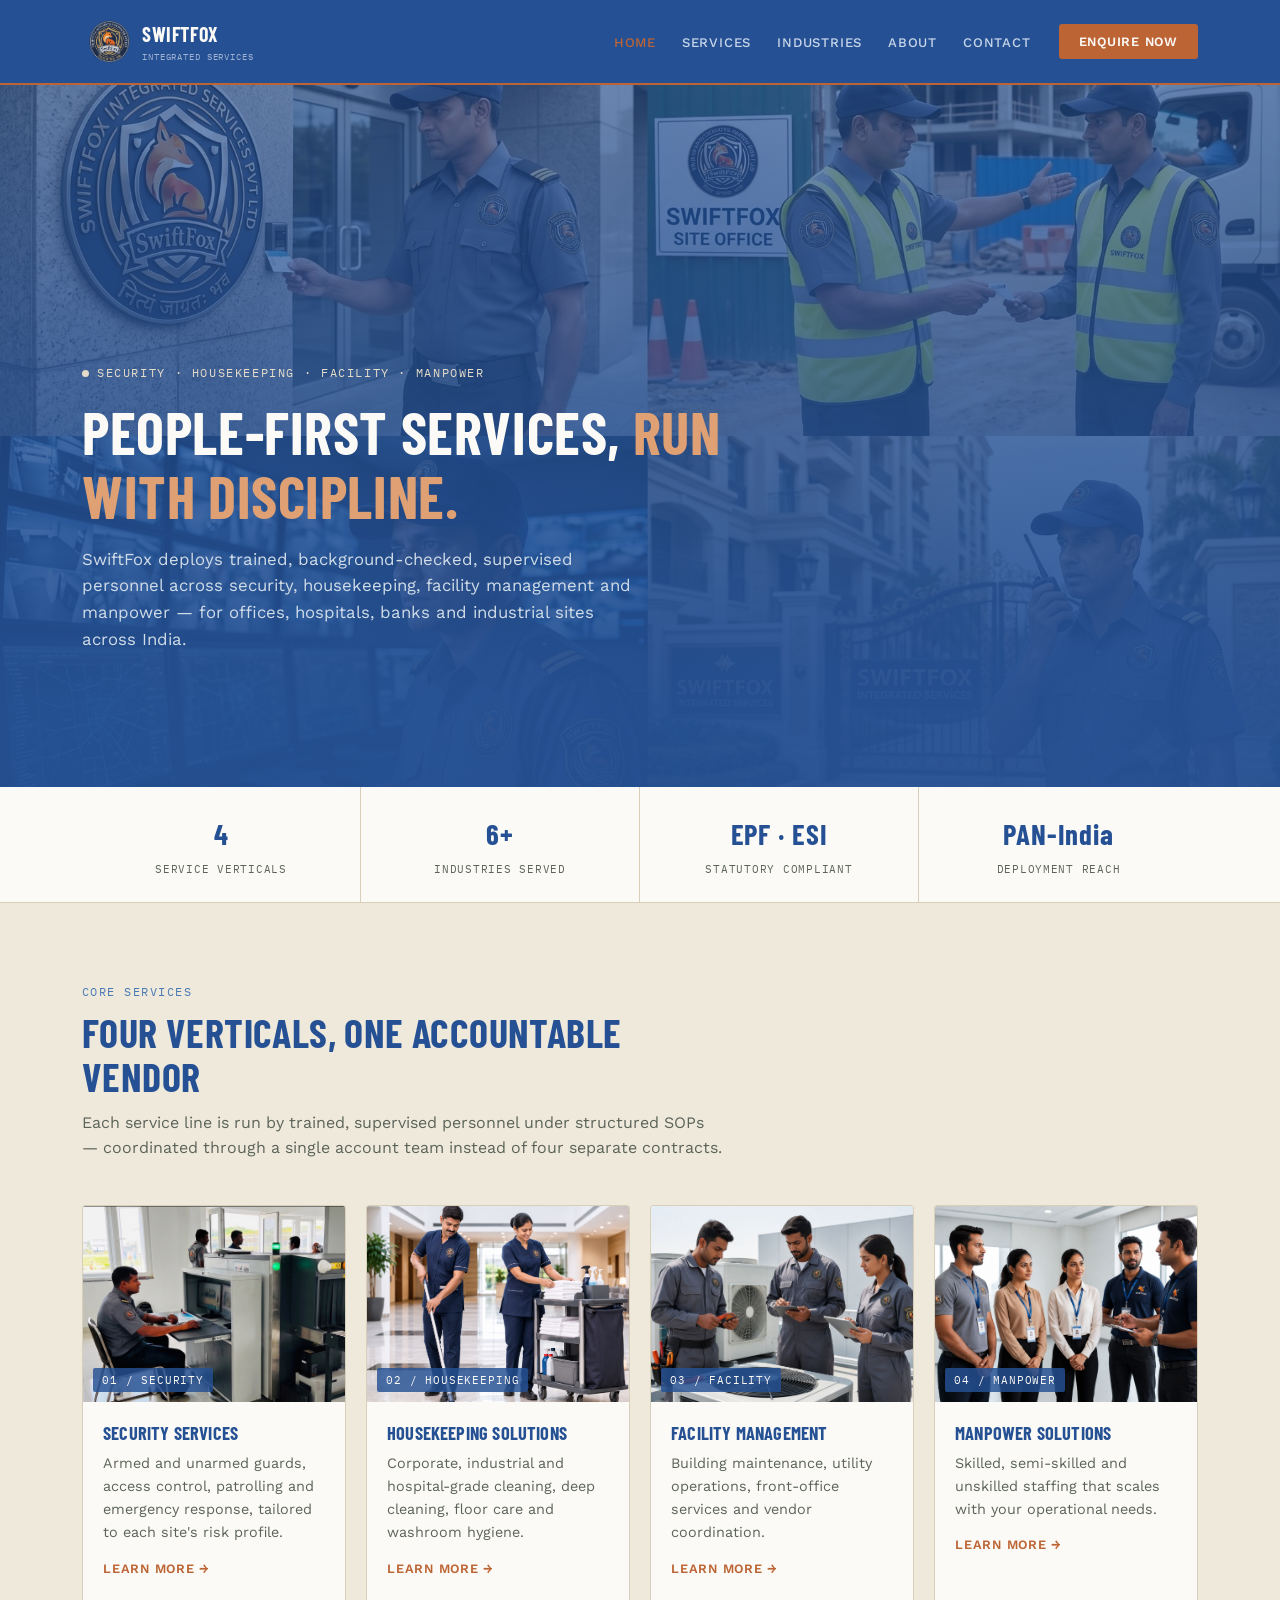
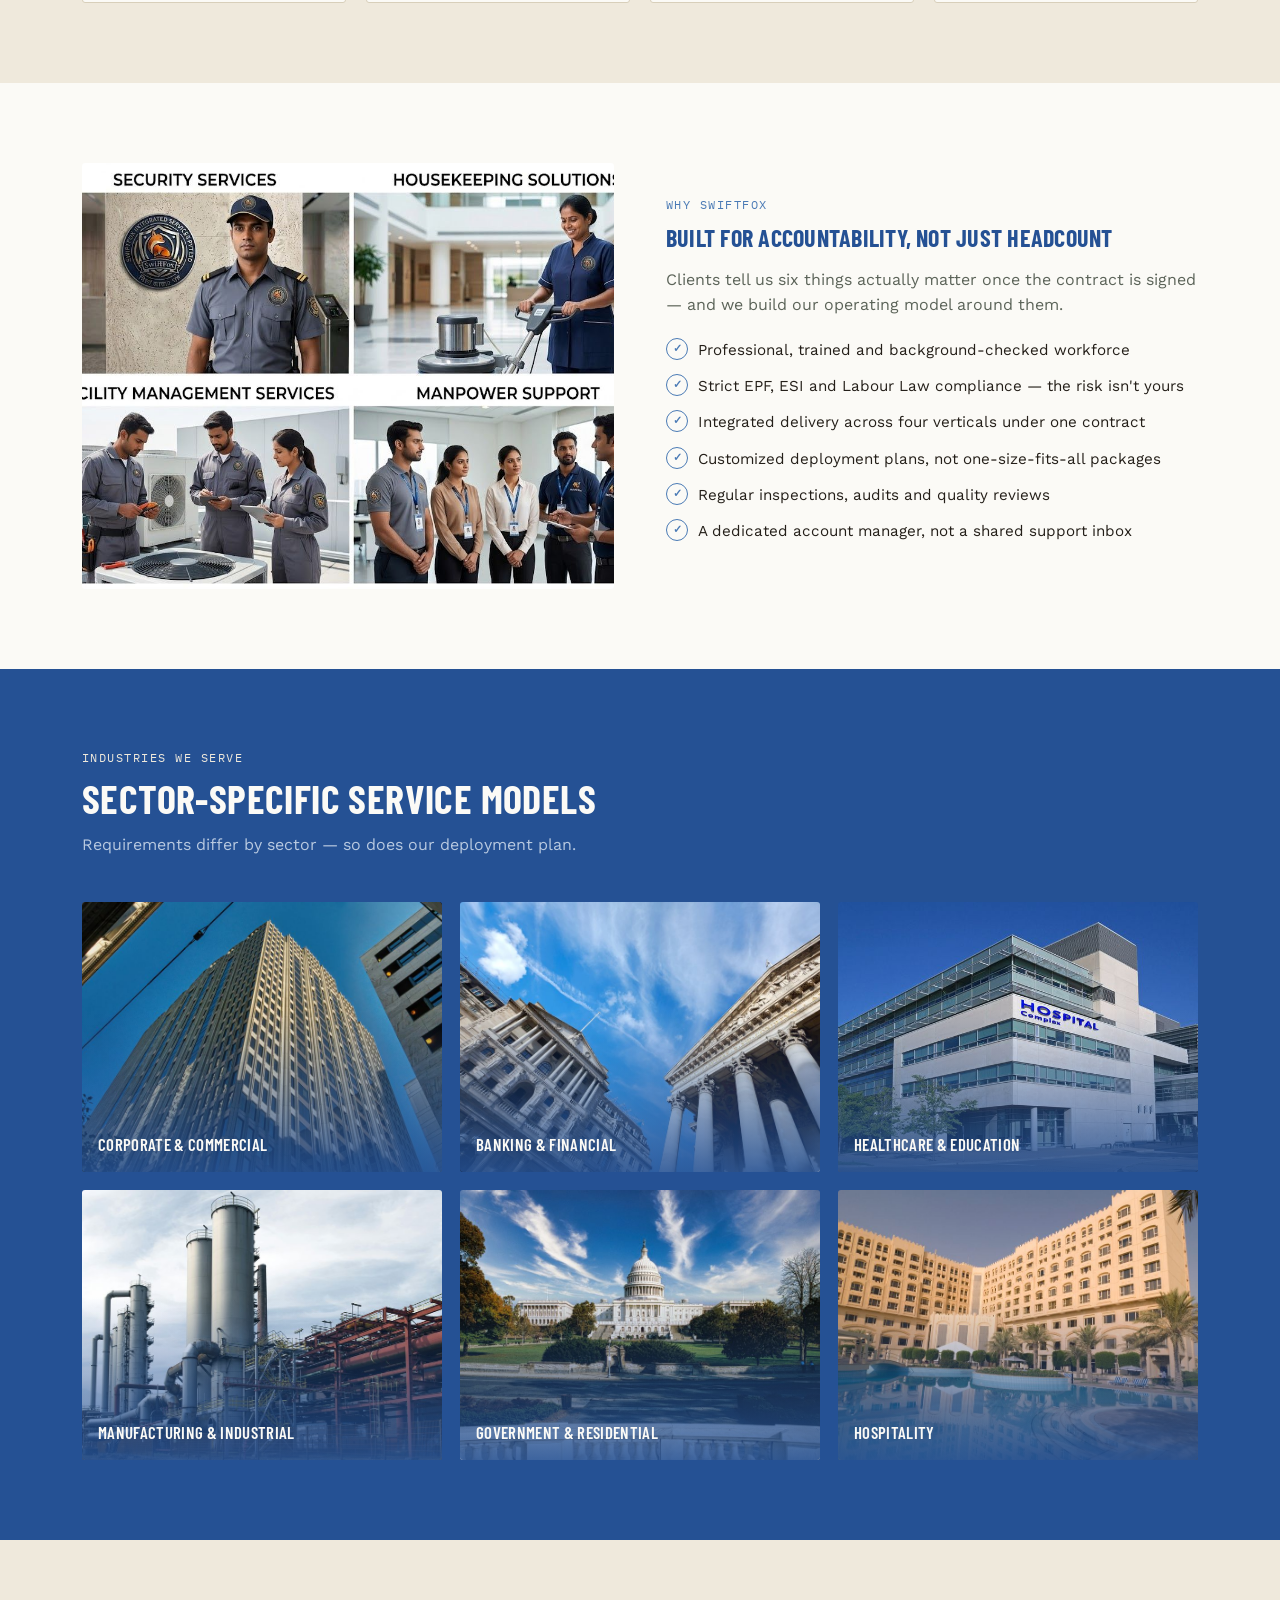
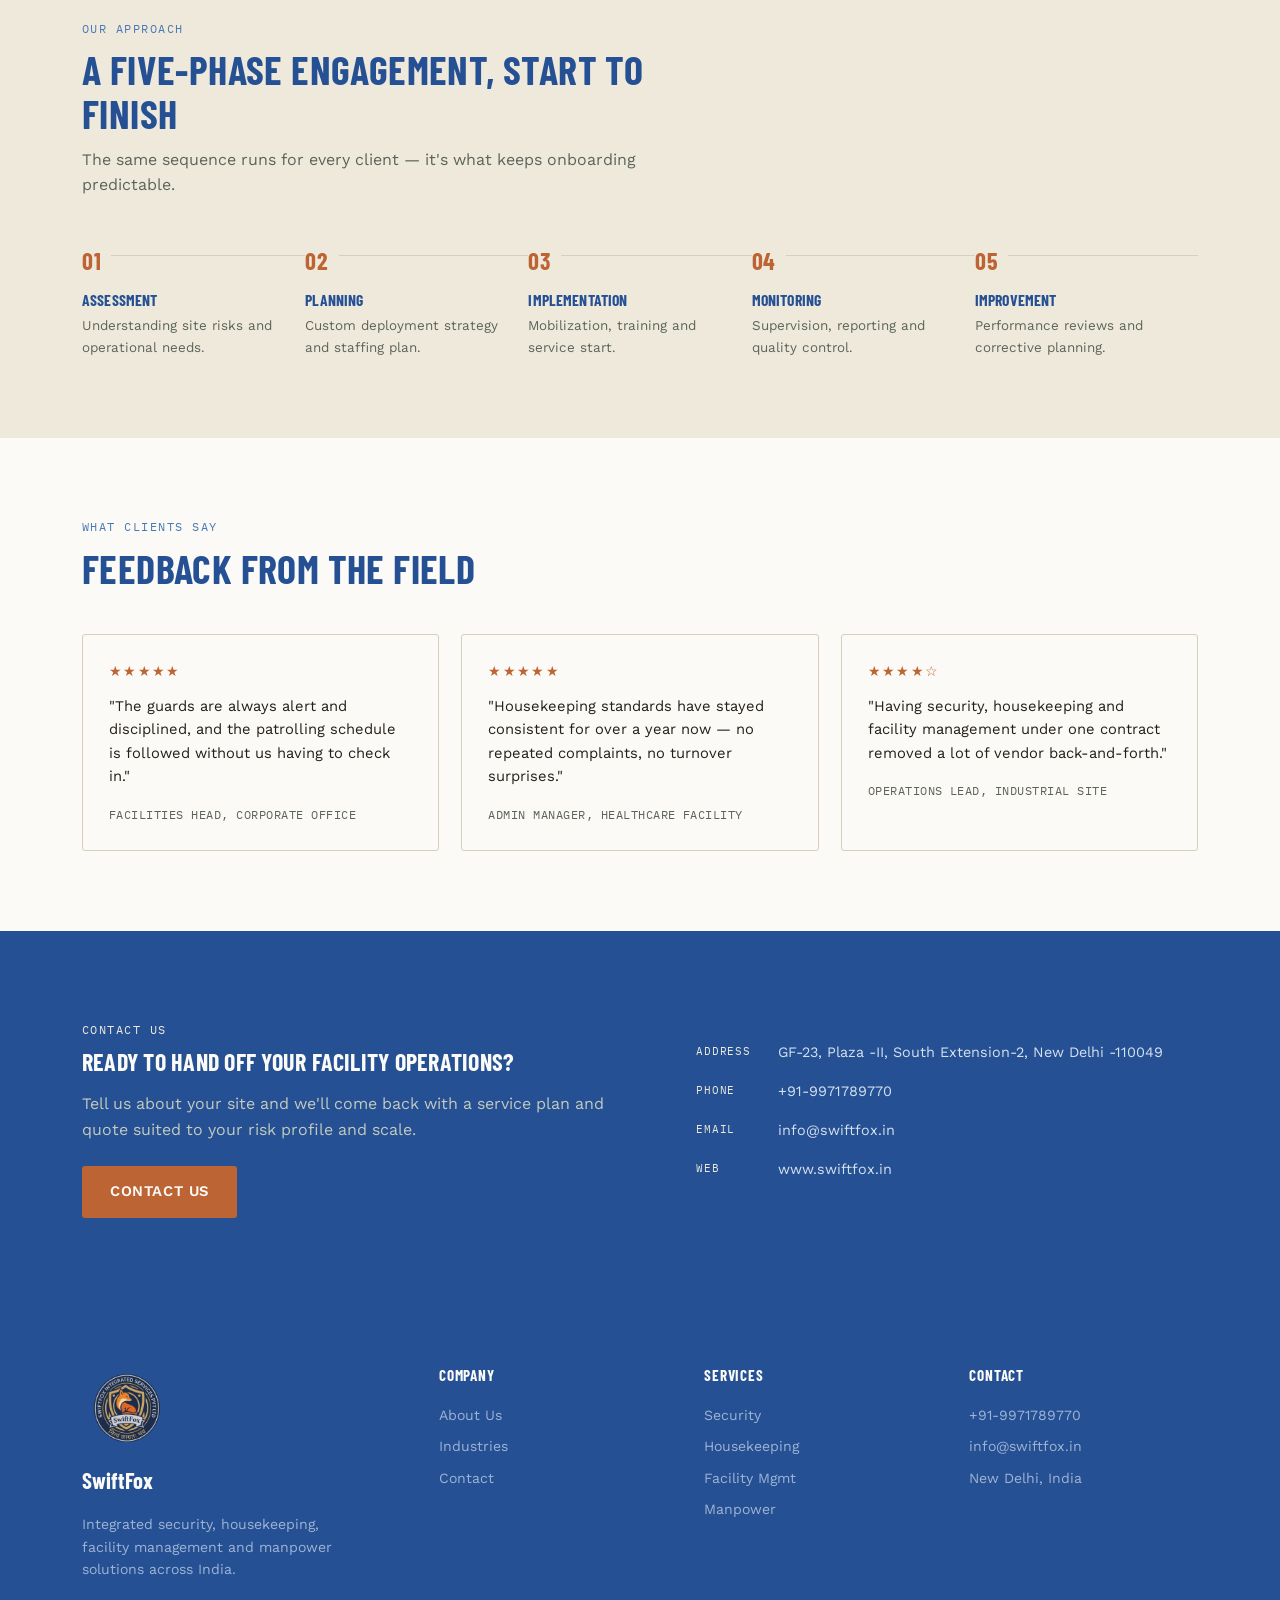
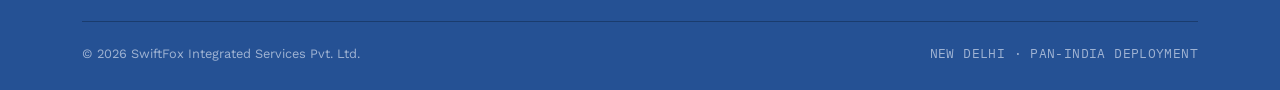
<file: index.html>
<!DOCTYPE html>
<html lang="en">
<head>
<meta charset="UTF-8">
<meta name="viewport" content="width=device-width, initial-scale=1.0">
<title>SwiftFox Integrated Services | Security, Housekeeping, Facility & Manpower — New Delhi</title>
<meta name="description" content="SwiftFox Integrated Services provides security, housekeeping, facility management and manpower solutions across India, backed by trained, compliant, supervised personnel.">
<link rel="icon" type="image/png" sizes="32x32" href="assets/images/favicon-32.png">
<link rel="icon" type="image/png" sizes="64x64" href="assets/images/favicon.png">
<link rel="preconnect" href="https://fonts.googleapis.com">
<link href="https://fonts.googleapis.com/css2?family=Barlow+Condensed:wght@500;600;700&family=Work+Sans:wght@400;500;600&family=IBM+Plex+Mono:wght@400;500&display=swap" rel="stylesheet">
<link rel="stylesheet" href="assets/css/style.css">
</head>
<body>

<header>
  <div class="nav-row wrap">
    <a href="index.html" class="logo">
      <img src="assets/images/logo.png" alt="SwiftFox Integrated Services crest logo">
      <span class="lockup">SWIFTFOX<br><small>Integrated Services</small></span>
    </a>
    <div class="nav-desktop">
      <nav class="main-nav">
        <ul>
          <li><a href="index.html" class="active">Home</a></li>
          <li><a href="services.html">Services</a></li>
          <li><a href="industries.html">Industries</a></li>
          <li><a href="about.html">About</a></li>
          <li><a href="contact.html">Contact</a></li>
        </ul>
      </nav>
      <button class="nav-cta" onclick="openModal()">Enquire Now</button>
    </div>
    <button class="nav-toggle" id="navToggle" aria-label="Toggle menu">&#9776;</button>
  </div>
  <div class="mobile-menu" id="mobileMenu">
    <a href="index.html" class="active">Home</a>
    <a href="services.html">Services</a>
    <a href="industries.html">Industries</a>
    <a href="about.html">About</a>
    <a href="contact.html">Contact</a>
    <button class="nav-cta" onclick="openModal()">Enquire Now</button>
  </div>
</header>

<section class="page-hero" style="min-height:78vh;">
  <img class="hero-photo" src="assets/images/hero.jpg" alt="SwiftFox security personnel on duty">
  <div class="page-hero-inner wrap">
    <span class="eyebrow">Security · Housekeeping · Facility · Manpower</span>
    <h1>People-first services, <span>run with discipline.</span></h1>
    <p class="lede">SwiftFox deploys trained, background-checked, supervised personnel across security, housekeeping, facility management and manpower — for offices, hospitals, banks and industrial sites across India.</p>
  </div>
</section>

<div class="trust-bar">
  <div class="wrap">
    <div class="trust-row">
      <div class="trust-item"><div class="num mono">4</div><span class="lbl">Service Verticals</span></div>
      <div class="trust-item"><div class="num mono">6+</div><span class="lbl">Industries Served</span></div>
      <div class="trust-item"><div class="num mono">EPF · ESI</div><span class="lbl">Statutory Compliant</span></div>
      <div class="trust-item"><div class="num mono">PAN-India</div><span class="lbl">Deployment Reach</span></div>
    </div>
  </div>
</div>

<section id="services">
  <div class="wrap">
    <div class="section-head">
      <span class="tag">Core Services</span>
      <h2>Four verticals, one accountable vendor</h2>
      <p>Each service line is run by trained, supervised personnel under structured SOPs — coordinated through a single account team instead of four separate contracts.</p>
    </div>
    <div class="card-grid">
      <div class="photo-card">
        <div class="thumb"><img src="assets/images/security-service.jpg" alt="Security guard on patrol"><span class="idx mono">01 / Security</span></div>
        <div class="body">
          <h3>Security Services</h3>
          <p>Armed and unarmed guards, access control, patrolling and emergency response, tailored to each site's risk profile.</p>
          <a class="learn" href="services.html#security">Learn more →</a>
        </div>
      </div>
      <div class="photo-card">
        <div class="thumb"><img src="assets/images/housekeeping-service.jpg" alt="Housekeeping staff cleaning a facility"><span class="idx mono">02 / Housekeeping</span></div>
        <div class="body">
          <h3>Housekeeping Solutions</h3>
          <p>Corporate, industrial and hospital-grade cleaning, deep cleaning, floor care and washroom hygiene.</p>
          <a class="learn" href="services.html#housekeeping">Learn more →</a>
        </div>
      </div>
      <div class="photo-card">
        <div class="thumb"><img src="assets/images/facility-service-2.jpg" alt="Facility management technician at work"><span class="idx mono">03 / Facility</span></div>
        <div class="body">
          <h3>Facility Management</h3>
          <p>Building maintenance, utility operations, front-office services and vendor coordination.</p>
          <a class="learn" href="services.html#facility">Learn more →</a>
        </div>
      </div>
      <div class="photo-card">
        <div class="thumb"><img src="assets/images/manpower-service.jpg" alt="SwiftFox manpower staff team"><span class="idx mono">04 / Manpower</span></div>
        <div class="body">
          <h3>Manpower Solutions</h3>
          <p>Skilled, semi-skilled and unskilled staffing that scales with your operational needs.</p>
          <a class="learn" href="services.html#manpower">Learn more →</a>
        </div>
      </div>
    </div>
  </div>
</section>

<section class="section-alt">
  <div class="wrap">
    <div class="split">
      <div class="split-photo"><img src="assets/images/why-us.jpg" alt="SwiftFox trained personnel"></div>
      <div class="split-text">
        <span class="tag-mono">Why SwiftFox</span>
        <h2>Built for accountability, not just headcount</h2>
        <p>Clients tell us six things actually matter once the contract is signed — and we build our operating model around them.</p>
        <ul class="check-list">
          <li>Professional, trained and background-checked workforce</li>
          <li>Strict EPF, ESI and Labour Law compliance — the risk isn't yours</li>
          <li>Integrated delivery across four verticals under one contract</li>
          <li>Customized deployment plans, not one-size-fits-all packages</li>
          <li>Regular inspections, audits and quality reviews</li>
          <li>A dedicated account manager, not a shared support inbox</li>
        </ul>
      </div>
    </div>
  </div>
</section>

<section class="section-dark">
  <div class="wrap">
    <div class="section-head">
      <span class="tag">Industries We Serve</span>
      <h2>Sector-specific service models</h2>
      <p>Requirements differ by sector — so does our deployment plan.</p>
    </div>
    <div class="industry-grid">
      <a class="industry-card" href="industries.html#corporate"><img src="assets/images/industry-corporate.jpg" alt="Corporate office"><span class="label">Corporate &amp; Commercial</span></a>
      <a class="industry-card" href="industries.html#bfsi"><img src="assets/images/industry-bfsi.jpg" alt="Bank branch"><span class="label">Banking &amp; Financial</span></a>
      <a class="industry-card" href="industries.html#healthcare"><img src="assets/images/industry-healthcare.jpg" alt="Hospital corridor"><span class="label">Healthcare &amp; Education</span></a>
      <a class="industry-card" href="industries.html#manufacturing"><img src="assets/images/industry-manufacturing.jpg" alt="Factory floor"><span class="label">Manufacturing &amp; Industrial</span></a>
      <a class="industry-card" href="industries.html#government"><img src="assets/images/industry-government.jpg" alt="Government building"><span class="label">Government &amp; Residential</span></a>
      <a class="industry-card" href="industries.html#hospitality"><img src="assets/images/industry-hospitality.jpg" alt="Hospitality lobby"><span class="label">Hospitality</span></a>
    </div>
  </div>
</section>

<section>
  <div class="wrap">
    <div class="section-head">
      <span class="tag">Our Approach</span>
      <h2>A five-phase engagement, start to finish</h2>
      <p>The same sequence runs for every client — it's what keeps onboarding predictable.</p>
    </div>
    <div class="steps">
      <div class="step"><span class="snum mono">01</span><h3>Assessment</h3><p>Understanding site risks and operational needs.</p></div>
      <div class="step"><span class="snum mono">02</span><h3>Planning</h3><p>Custom deployment strategy and staffing plan.</p></div>
      <div class="step"><span class="snum mono">03</span><h3>Implementation</h3><p>Mobilization, training and service start.</p></div>
      <div class="step"><span class="snum mono">04</span><h3>Monitoring</h3><p>Supervision, reporting and quality control.</p></div>
      <div class="step"><span class="snum mono">05</span><h3>Improvement</h3><p>Performance reviews and corrective planning.</p></div>
    </div>
  </div>
</section>

<section class="section-alt">
  <div class="wrap">
    <div class="section-head">
      <span class="tag">What Clients Say</span>
      <h2>Feedback from the field</h2>
    </div>
    <div class="testimonial-grid">
      <div class="testimonial">
        <div class="stars">★★★★★</div>
        <p>"The guards are always alert and disciplined, and the patrolling schedule is followed without us having to check in."</p>
        <div class="who">Facilities Head, Corporate Office</div>
      </div>
      <div class="testimonial">
        <div class="stars">★★★★★</div>
        <p>"Housekeeping standards have stayed consistent for over a year now — no repeated complaints, no turnover surprises."</p>
        <div class="who">Admin Manager, Healthcare Facility</div>
      </div>
      <div class="testimonial">
        <div class="stars">★★★★☆</div>
        <p>"Having security, housekeeping and facility management under one contract removed a lot of vendor back-and-forth."</p>
        <div class="who">Operations Lead, Industrial Site</div>
      </div>
    </div>
  </div>
</section>

<section class="section-dark" id="contact">
  <div class="wrap">
    <div class="split">
      <div class="split-text">
        <span class="tag-mono rust">Contact Us</span>
        <h2 style="color:var(--white);">Ready to hand off your facility operations?</h2>
        <p style="color:#c3cabd; margin-bottom:24px;">Tell us about your site and we'll come back with a service plan and quote suited to your risk profile and scale.</p>
        <a href="contact.html" class="btn-primary">Contact Us</a>
      </div>
      <div class="contact-card">
        <div class="row"><span class="k mono">ADDRESS</span><span class="v">GF-23, Plaza -II, South Extension-2, New Delhi -110049</span></div>
        <div class="row"><span class="k mono">PHONE</span><span class="v">+91-9971789770</span></div>
        <div class="row"><span class="k mono">EMAIL</span><span class="v">info@swiftfox.in</span></div>
        <div class="row"><span class="k mono">WEB</span><span class="v">www.swiftfox.in</span></div>
      </div>
    </div>
  </div>
</section>

<footer>
  <div class="wrap">
    <div class="footer-grid">
      <div>
        <div class="footer-logo"><img src="assets/images/logo.png" alt="SwiftFox logo"><span>SwiftFox</span></div>
        <p style="max-width:280px;">Integrated security, housekeeping, facility management and manpower solutions across India.</p>
      </div>
      <div>
        <h4>Company</h4>
        <ul><li><a href="about.html">About Us</a></li><li><a href="industries.html">Industries</a></li><li><a href="contact.html">Contact</a></li></ul>
      </div>
      <div>
        <h4>Services</h4>
        <ul><li><a href="services.html#security">Security</a></li><li><a href="services.html#housekeeping">Housekeeping</a></li><li><a href="services.html#facility">Facility Mgmt</a></li><li><a href="services.html#manpower">Manpower</a></li></ul>
      </div>
      <div>
        <h4>Contact</h4>
        <ul><li>+91-9971789770</li><li>info@swiftfox.in</li><li>New Delhi, India</li></ul>
      </div>
    </div>
    <div class="footer-bottom">
      <span>© 2026 SwiftFox Integrated Services Pvt. Ltd.</span>
      <span class="mono">NEW DELHI · PAN-INDIA DEPLOYMENT</span>
    </div>
  </div>
</footer>

<div class="modal-overlay" id="modalOverlay">
  <div class="modal-card">
    <div class="modal-header">
      <span class="badge-corner mono">Enquiry Form</span>
      <button class="modal-close" aria-label="Close" onclick="closeModal()">&times;</button>
    </div>
    <div class="modal-body" id="modalBody">
      <span class="m-tag">Request a Callback</span>
      <h3>Get a customized proposal</h3>
      <p class="sub">Share your details — our team will arrange a callback with a service plan for your site.</p>
      <form data-enquiry-form novalidate>
        <div class="field" data-wrap="name">
          <label for="name">Full Name</label>
          <input type="text" id="name" data-field="name" placeholder="e.g. Rohan Mehta" autocomplete="name">
          <div class="field-error">Please enter your name.</div>
        </div>
        <div class="field" data-wrap="email">
          <label for="email">Email</label>
          <input type="email" id="email" data-field="email" placeholder="you@company.com" autocomplete="email">
          <div class="field-error">Please enter a valid email.</div>
        </div>
        <div class="field" data-wrap="phone">
          <label for="phone">Phone Number</label>
          <input type="tel" id="phone" data-field="phone" placeholder="98765 43210" autocomplete="tel" inputmode="numeric">
          <div class="field-error">Please enter a valid phone number.</div>
        </div>
        <div class="field" data-wrap="service">
          <label for="service">Service Interested In</label>
          <select id="service" data-field="service" required>
            <option value="">Select a service</option>
            <option value="Security Services">Security Services</option>
            <option value="Housekeeping Solutions">Housekeeping Solutions</option>
            <option value="Facility Management">Facility Management</option>
            <option value="Manpower Solutions">Manpower Solutions</option>
            <option value="Not sure yet">Not sure yet</option>
          </select>
          <div class="field-error">Please select a service.</div>
        </div>
        <button type="submit" class="form-submit">Submit Enquiry</button>
        <p class="form-fine">By submitting, you agree to be contacted by our team regarding your enquiry.</p>
      </form>
    </div>
    <div class="modal-body form-success" id="modalSuccess">
      <div class="check">✓</div>
      <h3>Enquiry received</h3>
      <p>Thanks — our team will connect with you to discuss your requirements.</p>
    </div>
  </div>
</div>

<script src="assets/js/form-config.js"></script>
<script src="assets/js/main.js"></script>
</body>
</html>
</file>
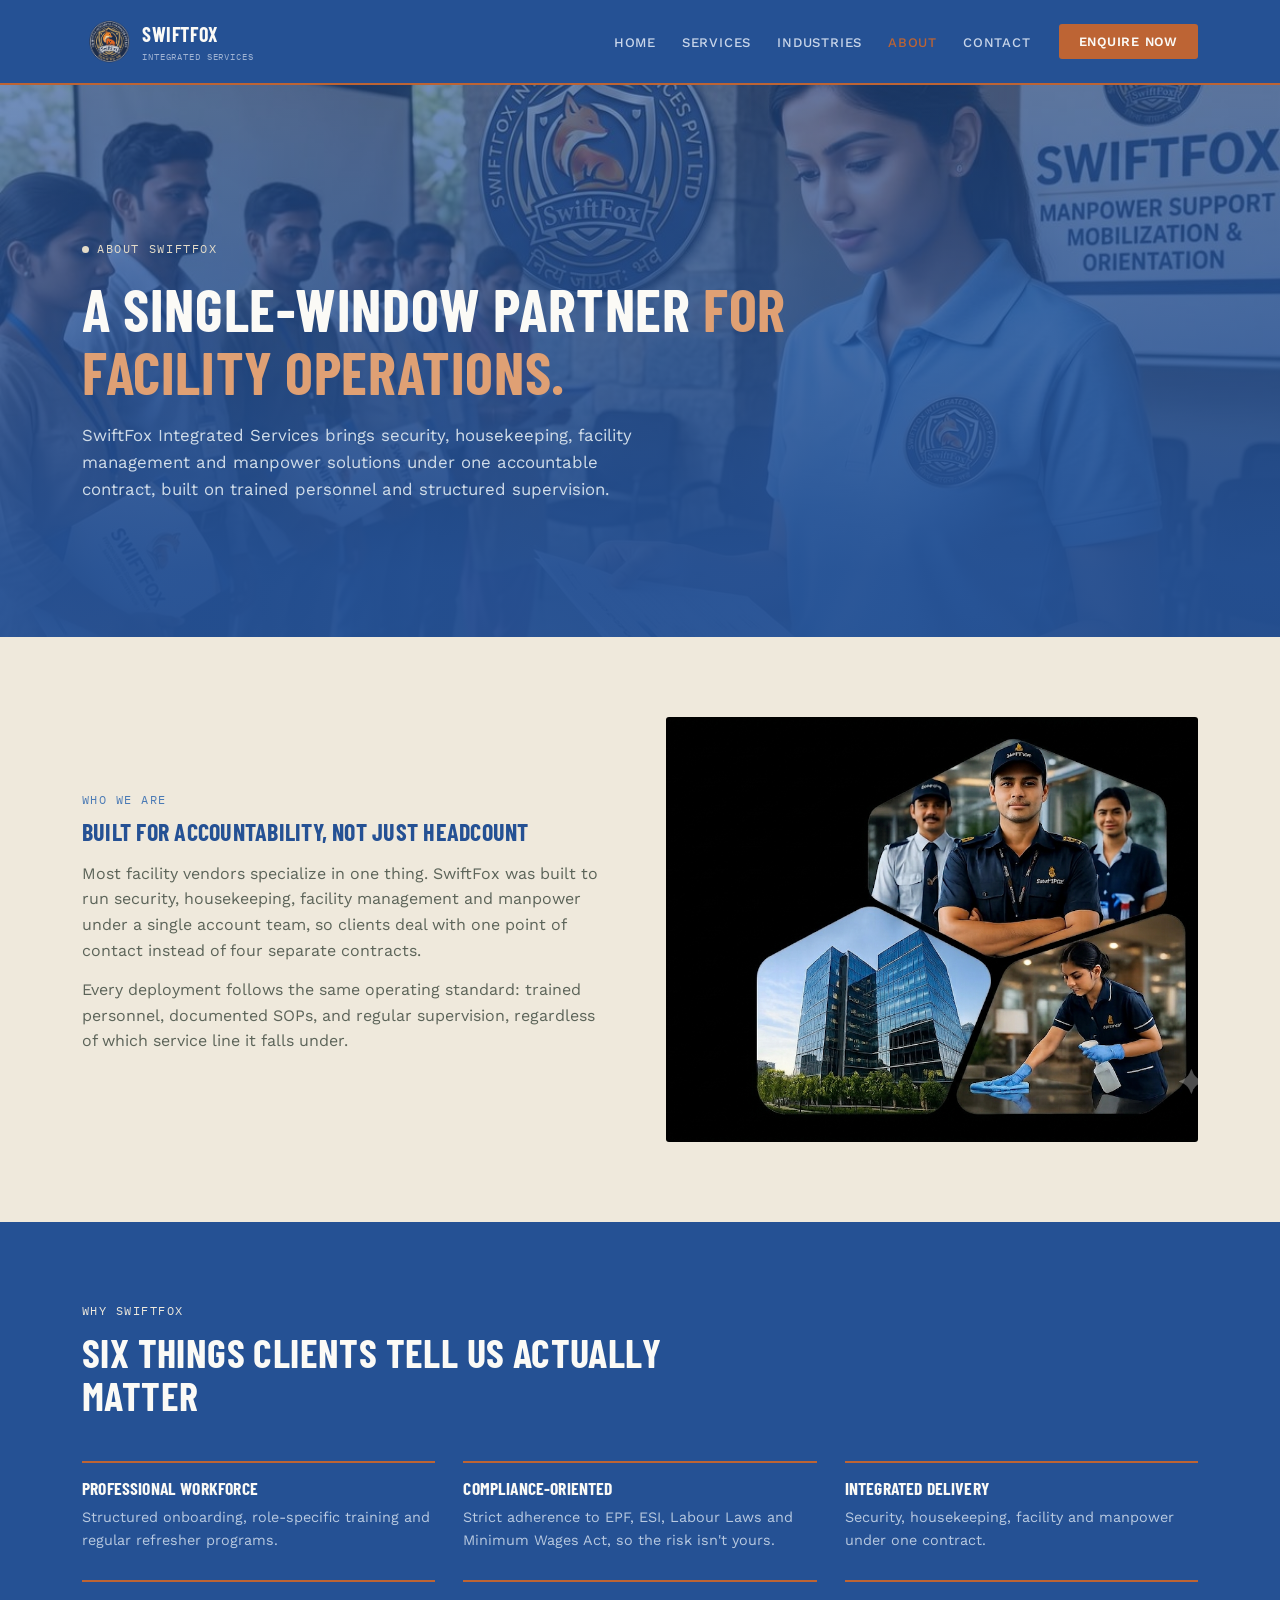
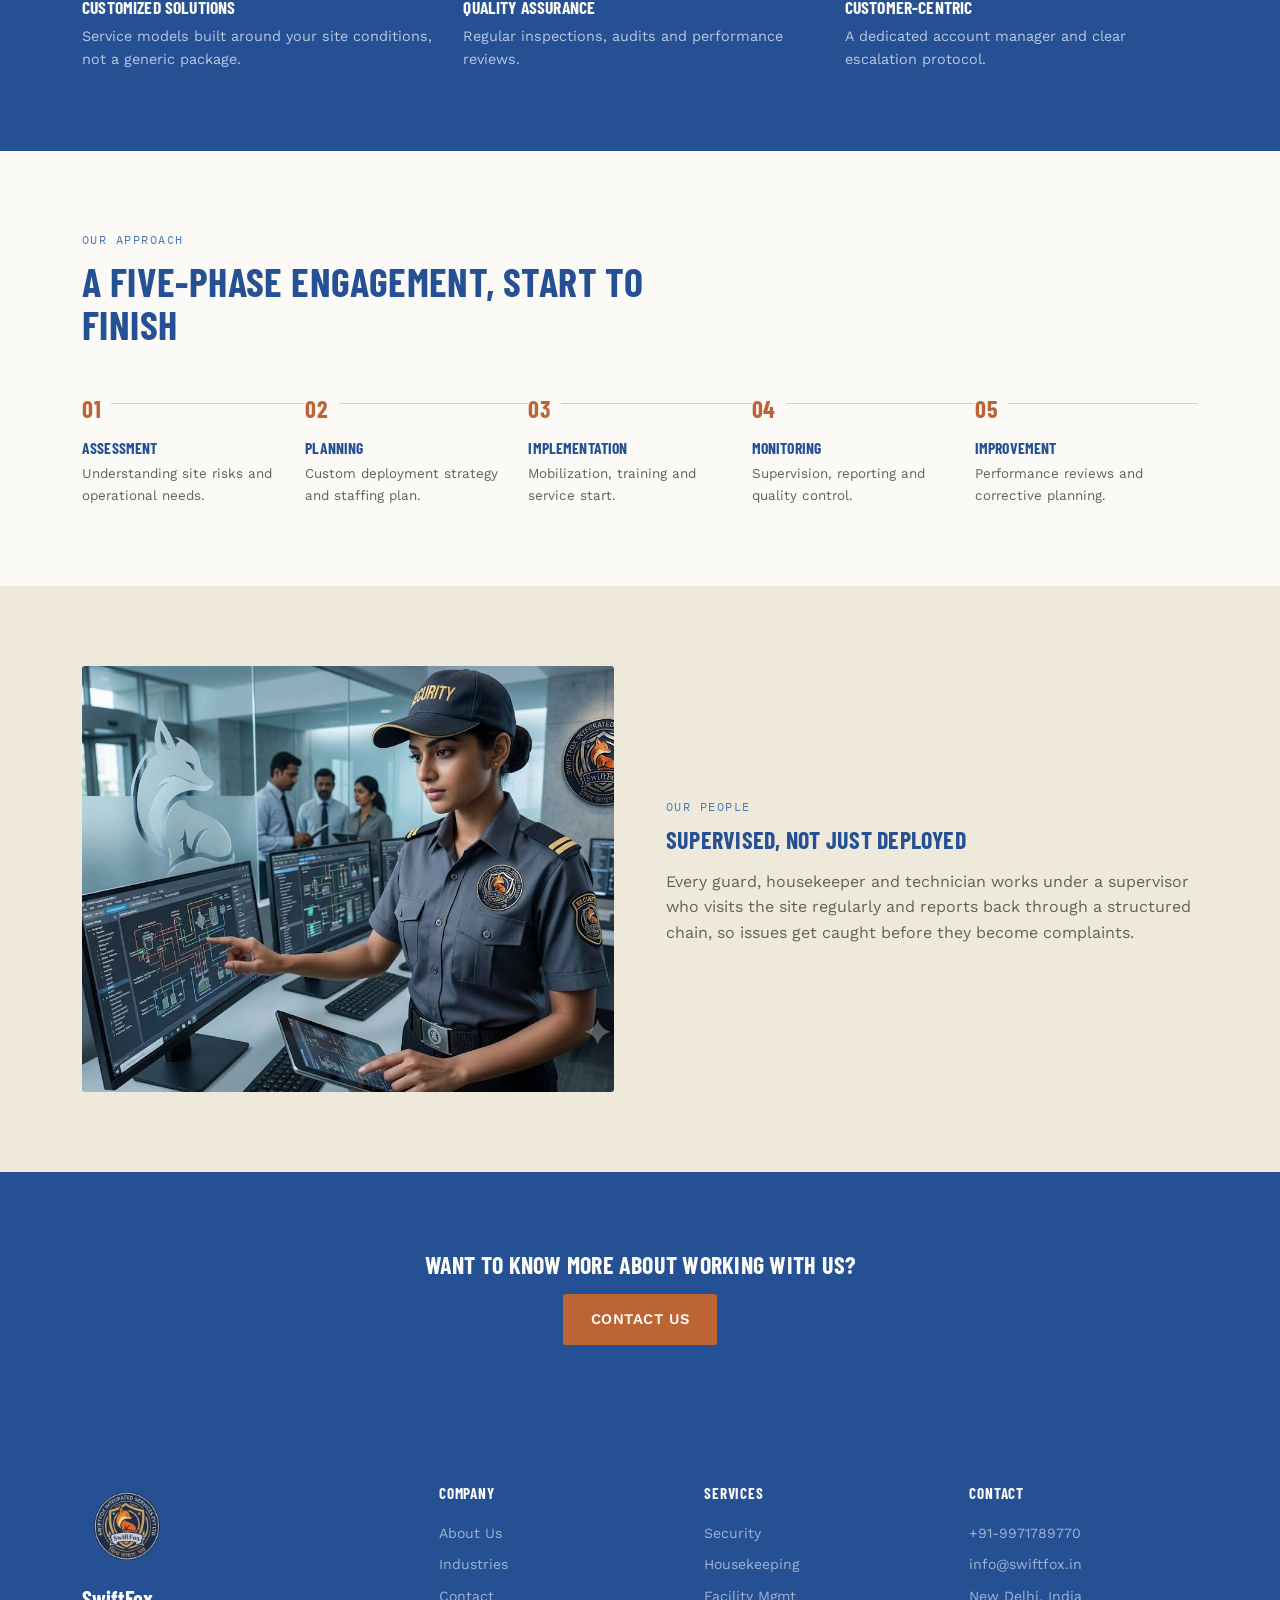
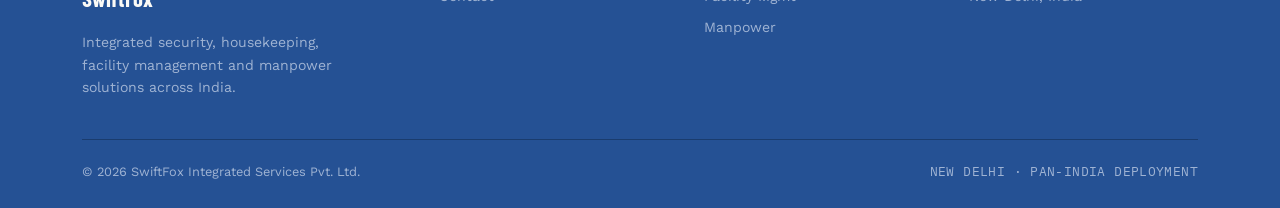
<file: about.html>
<!DOCTYPE html>
<html lang="en">
<head>
<meta charset="UTF-8">
<meta name="viewport" content="width=device-width, initial-scale=1.0">
  <meta name="referrer" content="strict-origin-when-cross-origin">
<title>About Us | SwiftFox Integrated Services</title>
<meta name="description" content="SwiftFox Integrated Services is a single-window partner for security, housekeeping, facility management and manpower solutions across India.">
<link rel="icon" type="image/png" sizes="32x32" href="assets/images/favicon-32.png">
<link rel="icon" type="image/png" sizes="64x64" href="assets/images/favicon.png">
<link rel="preconnect" href="https://fonts.googleapis.com">
<link href="https://fonts.googleapis.com/css2?family=Barlow+Condensed:wght@500;600;700&family=Work+Sans:wght@400;500;600&family=IBM+Plex+Mono:wght@400;500&display=swap" rel="stylesheet">
<link rel="stylesheet" href="assets/css/style.css">
</head>
<body>

<header>
  <div class="nav-row wrap">
    <a href="index.html" class="logo">
      <img src="assets/images/logo.png" alt="SwiftFox Integrated Services crest logo">
      <span class="lockup">SWIFTFOX<br><small>Integrated Services</small></span>
    </a>
    <div class="nav-desktop">
      <nav class="main-nav">
        <ul>
          <li><a href="index.html">Home</a></li>
          <li><a href="services.html">Services</a></li>
          <li><a href="industries.html">Industries</a></li>
          <li><a href="about.html" class="active">About</a></li>
          <li><a href="contact.html">Contact</a></li>
        </ul>
      </nav>
      <button class="nav-cta" onclick="openModal()">Enquire Now</button>
    </div>
    <button class="nav-toggle" id="navToggle" aria-label="Toggle menu">&#9776;</button>
  </div>
  <div class="mobile-menu" id="mobileMenu">
    <a href="index.html">Home</a>
    <a href="services.html">Services</a>
    <a href="industries.html">Industries</a>
    <a href="about.html" class="active">About</a>
    <a href="contact.html">Contact</a>
    <button class="nav-cta" onclick="openModal()">Enquire Now</button>
  </div>
</header>

<section class="page-hero">
  <img class="hero-photo" src="assets/images/team-1.jpg" alt="SwiftFox team">
  <div class="page-hero-inner wrap">
    <span class="eyebrow">About SwiftFox</span>
    <h1>A single-window partner <span>for facility operations.</span></h1>
    <p class="lede">SwiftFox Integrated Services brings security, housekeeping, facility management and manpower solutions under one accountable contract, built on trained personnel and structured supervision.</p>
  </div>
</section>

<section>
  <div class="wrap">
    <div class="split reverse">
      <div class="split-photo"><img src="assets/images/office.jpg" alt="SwiftFox operations office"></div>
      <div class="split-text">
        <span class="tag-mono">Who We Are</span>
        <h2>Built for accountability, not just headcount</h2>
        <p>Most facility vendors specialize in one thing. SwiftFox was built to run security, housekeeping, facility management and manpower under a single account team, so clients deal with one point of contact instead of four separate contracts.</p>
        <p>Every deployment follows the same operating standard: trained personnel, documented SOPs, and regular supervision, regardless of which service line it falls under.</p>
      </div>
    </div>
  </div>
</section>

<section class="section-dark">
  <div class="wrap">
    <div class="section-head">
      <span class="tag">Why SwiftFox</span>
      <h2>Six things clients tell us actually matter</h2>
    </div>
    <div class="why-grid">
      <div class="why-item"><h3>Professional Workforce</h3><p>Structured onboarding, role-specific training and regular refresher programs.</p></div>
      <div class="why-item"><h3>Compliance-Oriented</h3><p>Strict adherence to EPF, ESI, Labour Laws and Minimum Wages Act, so the risk isn't yours.</p></div>
      <div class="why-item"><h3>Integrated Delivery</h3><p>Security, housekeeping, facility and manpower under one contract.</p></div>
      <div class="why-item"><h3>Customized Solutions</h3><p>Service models built around your site conditions, not a generic package.</p></div>
      <div class="why-item"><h3>Quality Assurance</h3><p>Regular inspections, audits and performance reviews.</p></div>
      <div class="why-item"><h3>Customer-Centric</h3><p>A dedicated account manager and clear escalation protocol.</p></div>
    </div>
  </div>
</section>

<section class="section-alt">
  <div class="wrap">
    <div class="section-head">
      <span class="tag">Our Approach</span>
      <h2>A five-phase engagement, start to finish</h2>
    </div>
    <div class="steps">
      <div class="step"><span class="snum mono">01</span><h3>Assessment</h3><p>Understanding site risks and operational needs.</p></div>
      <div class="step"><span class="snum mono">02</span><h3>Planning</h3><p>Custom deployment strategy and staffing plan.</p></div>
      <div class="step"><span class="snum mono">03</span><h3>Implementation</h3><p>Mobilization, training and service start.</p></div>
      <div class="step"><span class="snum mono">04</span><h3>Monitoring</h3><p>Supervision, reporting and quality control.</p></div>
      <div class="step"><span class="snum mono">05</span><h3>Improvement</h3><p>Performance reviews and corrective planning.</p></div>
    </div>
  </div>
</section>

<section>
  <div class="wrap">
    <div class="split">
      <div class="split-photo"><img src="assets/images/team-final.jpg" alt="SwiftFox field team"></div>
      <div class="split-text">
        <span class="tag-mono">Our People</span>
        <h2>Supervised, not just deployed</h2>
        <p>Every guard, housekeeper and technician works under a supervisor who visits the site regularly and reports back through a structured chain, so issues get caught before they become complaints.</p>
      </div>
    </div>
  </div>
</section>

<section class="section-dark" style="text-align:center;">
  <div class="wrap">
    <h2 style="color:var(--white); margin-bottom:16px;">Want to know more about working with us?</h2>
  </div>
  <a href="contact.html" class="btn-primary">Contact Us</a>
</section>

<footer>
  <div class="wrap">
    <div class="footer-grid">
      <div>
        <div class="footer-logo"><img src="assets/images/logo.png" alt="SwiftFox logo"><span>SwiftFox</span></div>
        <p style="max-width:280px;">Integrated security, housekeeping, facility management and manpower solutions across India.</p>
      </div>
      <div>
        <h4>Company</h4>
        <ul><li><a href="about.html">About Us</a></li><li><a href="industries.html">Industries</a></li><li><a href="contact.html">Contact</a></li></ul>
      </div>
      <div>
        <h4>Services</h4>
        <ul><li><a href="services.html#security">Security</a></li><li><a href="services.html#housekeeping">Housekeeping</a></li><li><a href="services.html#facility">Facility Mgmt</a></li><li><a href="services.html#manpower">Manpower</a></li></ul>
      </div>
      <div>
        <h4>Contact</h4>
        <ul><li>+91-9971789770</li><li>info@swiftfox.in</li><li>New Delhi, India</li></ul>
      </div>
    </div>
    <div class="footer-bottom">
      <span>© 2026 SwiftFox Integrated Services Pvt. Ltd.</span>
      <span class="mono">NEW DELHI · PAN-INDIA DEPLOYMENT</span>
    </div>
  </div>
</footer>

<div class="modal-overlay" id="modalOverlay">
  <div class="modal-card">
    <div class="modal-header">
      <span class="badge-corner mono">Enquiry Form</span>
      <button class="modal-close" aria-label="Close" onclick="closeModal()">&times;</button>
    </div>
    <div class="modal-body" id="modalBody">
      <span class="m-tag">Request a Callback</span>
      <h3>Get a customized proposal</h3>
      <p class="sub">Share your details, our team will arrange a callback with a service plan for your site.</p>
      <form data-enquiry-form novalidate>
        <div class="field" data-wrap="name">
          <label for="name4">Full Name</label>
          <input type="text" id="name4" data-field="name" placeholder="e.g. Rohan Mehta" autocomplete="name">
          <div class="field-error">Please enter your name.</div>
        </div>
        <div class="field" data-wrap="email">
          <label for="email4">Email</label>
          <input type="email" id="email4" data-field="email" placeholder="you@company.com" autocomplete="email">
          <div class="field-error">Please enter a valid email.</div>
        </div>
        <div class="field" data-wrap="phone">
          <label for="phone4">Phone Number</label>
          <input type="tel" id="phone4" data-field="phone" placeholder="98765 43210" autocomplete="tel" inputmode="numeric">
          <div class="field-error">Please enter a valid phone number.</div>
        </div>
        <div class="field" data-wrap="service">
          <label for="service4">Service Interested In</label>
          <select id="service4" data-field="service" required>
            <option value="">Select a service</option>
            <option value="Security Services">Security Services</option>
            <option value="Housekeeping Solutions">Housekeeping Solutions</option>
            <option value="Facility Management">Facility Management</option>
            <option value="Manpower Solutions">Manpower Solutions</option>
            <option value="Not sure yet">Not sure yet</option>
          </select>
          <div class="field-error">Please select a service.</div>
        </div>
        <button type="submit" class="form-submit">Submit Enquiry</button>
        <p class="form-fine">By submitting, you agree to be contacted by our team regarding your enquiry.</p>
      </form>
    </div>
    <div class="modal-body form-success" id="modalSuccess">
      <div class="check">✓</div>
      <h3>Enquiry received</h3>
      <p>Thanks, our team will connect with you to discuss your requirements.</p>
    </div>
  </div>
</div>

<script src="assets/js/form-config.js"></script>
<script src="assets/js/main.js"></script>
</body>
</html>
</file>
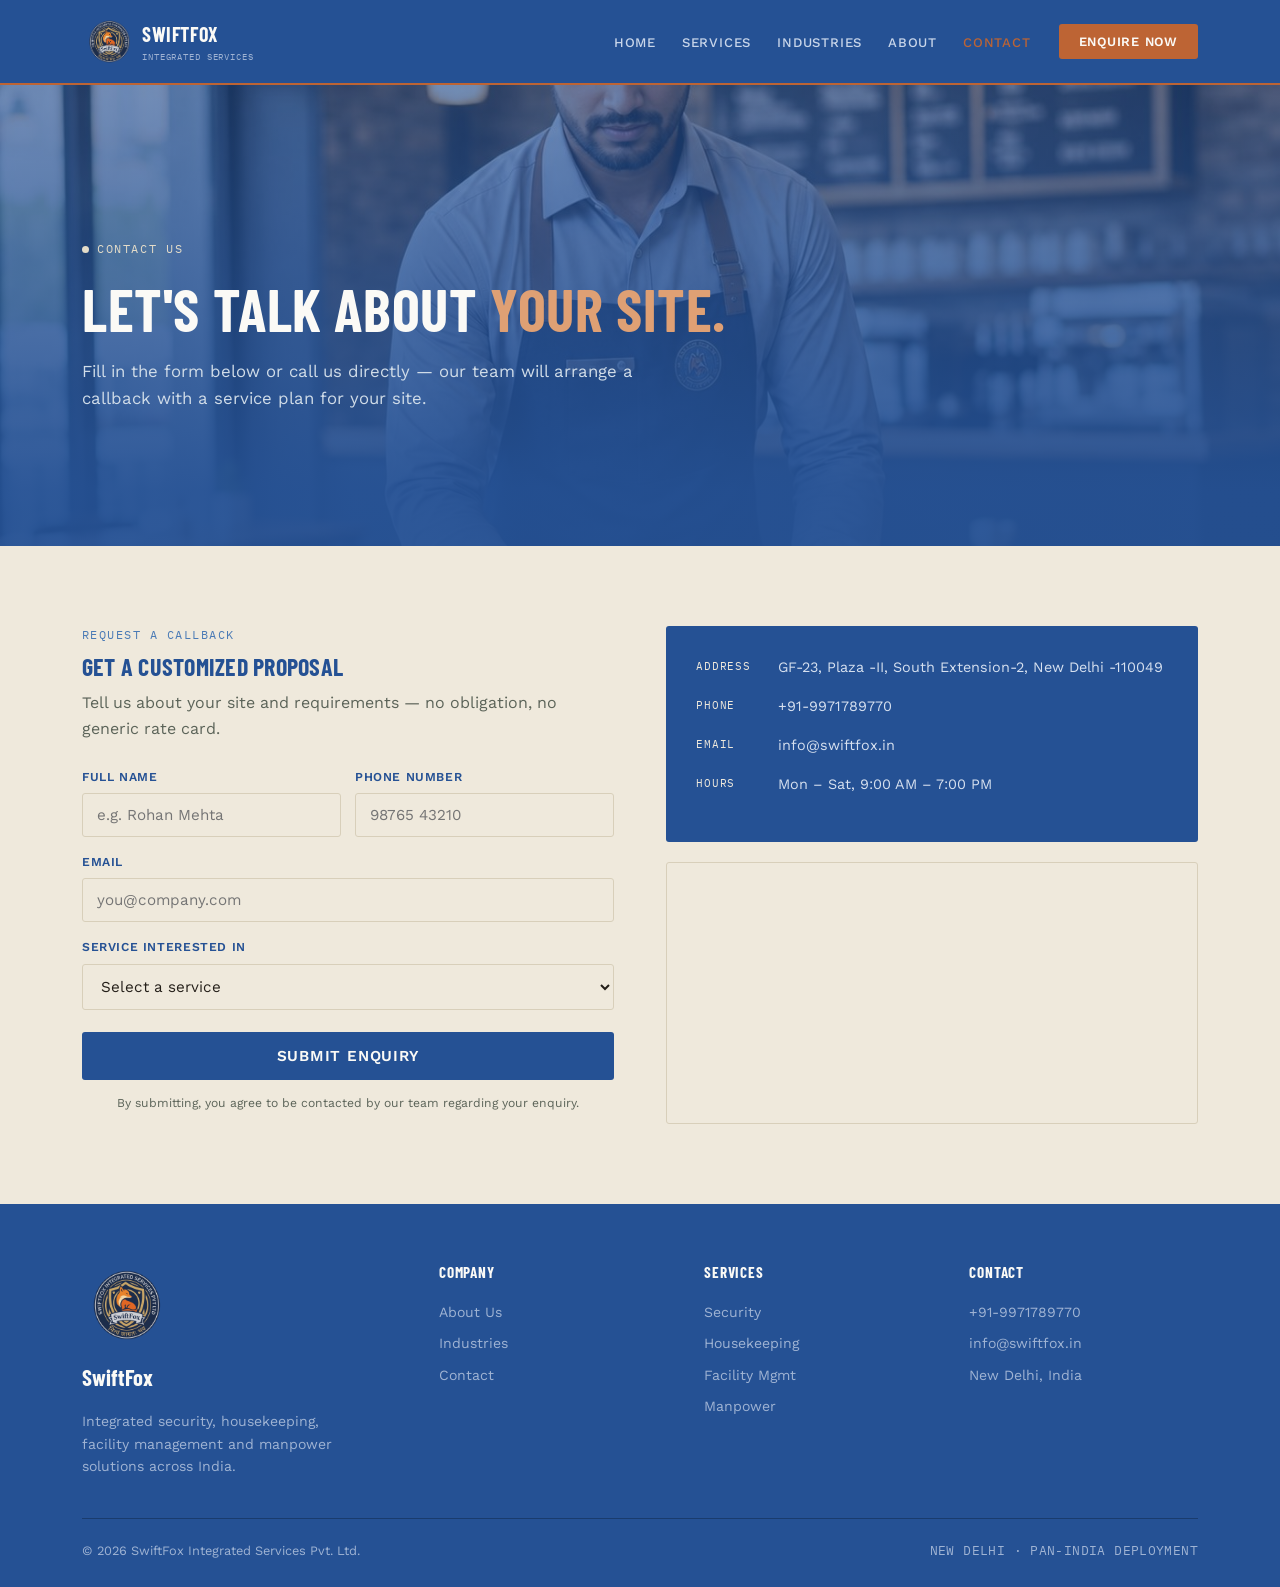
<file: contact.html>
<!DOCTYPE html>
<html lang="en">

<head>
  <meta charset="UTF-8">
  <meta name="viewport" content="width=device-width, initial-scale=1.0">
  <title>Contact Us | SwiftFox Integrated Services</title>
  <meta name="description"
    content="Get in touch with SwiftFox Integrated Services for security, housekeeping, facility management and manpower solutions across India.">
  <link rel="icon" type="image/png" sizes="32x32" href="assets/images/favicon-32.png">
  <link rel="icon" type="image/png" sizes="64x64" href="assets/images/favicon.png">
  <link rel="preconnect" href="https://fonts.googleapis.com">
  <link
    href="https://fonts.googleapis.com/css2?family=Barlow+Condensed:wght@500;600;700&family=Work+Sans:wght@400;500;600&family=IBM+Plex+Mono:wght@400;500&display=swap"
    rel="stylesheet">
  <link rel="stylesheet" href="assets/css/style.css">
</head>

<body>

  <header>
    <div class="nav-row wrap">
      <a href="index.html" class="logo">
        <img src="assets/images/logo.png" alt="SwiftFox Integrated Services crest logo">
        <span class="lockup">SWIFTFOX<br><small>Integrated Services</small></span>
      </a>
      <div class="nav-desktop">
        <nav class="main-nav">
          <ul>
            <li><a href="index.html">Home</a></li>
            <li><a href="services.html">Services</a></li>
            <li><a href="industries.html">Industries</a></li>
            <li><a href="about.html">About</a></li>
            <li><a href="contact.html" class="active">Contact</a></li>
          </ul>
        </nav>
        <button class="nav-cta" onclick="openModal()">Enquire Now</button>
      </div>
      <button class="nav-toggle" id="navToggle" aria-label="Toggle menu">&#9776;</button>
    </div>
    <div class="mobile-menu" id="mobileMenu">
      <a href="index.html">Home</a>
      <a href="services.html">Services</a>
      <a href="industries.html">Industries</a>
      <a href="about.html">About</a>
      <a href="contact.html" class="active">Contact</a>
      <button class="nav-cta" onclick="openModal()">Enquire Now</button>
    </div>
  </header>

  <section class="page-hero" style="min-height:40vh;">
    <img class="hero-photo" src="assets/images/contact-office.jpg" alt="SwiftFox office">
    <div class="page-hero-inner wrap">
      <span class="eyebrow">Contact Us</span>
      <h1>Let's talk about <span>your site.</span></h1>
      <p class="lede">Fill in the form below or call us directly — our team will arrange a callback with a service plan
        for your site.</p>
    </div>
  </section>

  <section>
    <div class="wrap">
      <div class="split" style="align-items:flex-start;">
        <div>
          <span class="tag-mono">Request a Callback</span>
          <h2 style="margin-bottom:10px;">Get a customized proposal</h2>
          <p style="color:var(--steel); margin-bottom:26px;">Tell us about your site and requirements — no obligation,
            no generic rate card.</p>

          <form data-enquiry-form data-success-target="pageFormSuccess" novalidate>
            <div class="form-row-2">
              <div class="field" data-wrap="name">
                <label for="pname">Full Name</label>
                <input type="text" id="pname" data-field="name" placeholder="e.g. Rohan Mehta" autocomplete="name">
                <div class="field-error">Please enter your name.</div>
              </div>
              <div class="field" data-wrap="phone">
                <label for="pphone">Phone Number</label>
                <input type="tel" id="pphone" data-field="phone" placeholder="98765 43210" autocomplete="tel"
                  inputmode="numeric">
                <div class="field-error">Please enter a valid phone number.</div>
              </div>
            </div>
            <div class="field" data-wrap="email">
              <label for="pemail">Email</label>
              <input type="email" id="pemail" data-field="email" placeholder="you@company.com" autocomplete="email">
              <div class="field-error">Please enter a valid email.</div>
            </div>
            <div class="field" data-wrap="service">
              <label for="pservice">Service Interested In</label>
              <select id="pservice" data-field="service" required>
                <option value="">Select a service</option>
                <option value="Security Services">Security Services</option>
                <option value="Housekeeping Solutions">Housekeeping Solutions</option>
                <option value="Facility Management">Facility Management</option>
                <option value="Manpower Solutions">Manpower Solutions</option>
                <option value="Not sure yet">Not sure yet</option>
              </select>
              <div class="field-error">Please select a service.</div>
            </div>
            <button type="submit" class="form-submit">Submit Enquiry</button>
            <p class="form-fine">By submitting, you agree to be contacted by our team regarding your enquiry.</p>
          </form>

          <div class="form-success" id="pageFormSuccess">
            <div class="check">✓</div>
            <h3>Enquiry received</h3>
            <p>Thanks — our team will connect with you to discuss your requirements.</p>
          </div>
        </div>

        <div>
          <div class="contact-card">
            <div class="row"><span class="k mono">ADDRESS</span><span class="v">GF-23, Plaza -II, South Extension-2, New Delhi -110049</span></div>
            <div class="row"><span class="k mono">PHONE</span><span class="v">+91-9971789770</span></div>
            <div class="row"><span class="k mono">EMAIL</span><span class="v">info@swiftfox.in</span></div>
            <div class="row"><span class="k mono">HOURS</span><span class="v">Mon – Sat, 9:00 AM – 7:00 PM</span></div>
          </div>
          <div class="map-embed">
            <iframe src="https://www.google.com/maps?q=C-23,+South+Extension-II,+H68C%2BV2W,+Unnamed+Road,+South+Extension,+Block+F,+New+Delhi,+Delhi+110049&output=embed"
              loading="lazy" referrerpolicy="no-referrer-when-downgrade" title="SwiftFox office location map"></iframe>
          </div>
        </div>
      </div>
    </div>
  </section>

  <footer>
    <div class="wrap">
      <div class="footer-grid">
        <div>
          <div class="footer-logo"><img src="assets/images/logo.png" alt="SwiftFox logo"><span>SwiftFox</span></div>
          <p style="max-width:280px;">Integrated security, housekeeping, facility management and manpower solutions
            across India.</p>
        </div>
        <div>
          <h4>Company</h4>
          <ul>
            <li><a href="about.html">About Us</a></li>
            <li><a href="industries.html">Industries</a></li>
            <li><a href="contact.html">Contact</a></li>
          </ul>
        </div>
        <div>
          <h4>Services</h4>
          <ul>
            <li><a href="services.html#security">Security</a></li>
            <li><a href="services.html#housekeeping">Housekeeping</a></li>
            <li><a href="services.html#facility">Facility Mgmt</a></li>
            <li><a href="services.html#manpower">Manpower</a></li>
          </ul>
        </div>
        <div>
          <h4>Contact</h4>
          <ul>
            <li>+91-9971789770</li>
            <li>info@swiftfox.in</li>
            <li>New Delhi, India</li>
          </ul>
        </div>
      </div>
      <div class="footer-bottom">
        <span>© 2026 SwiftFox Integrated Services Pvt. Ltd.</span>
        <span class="mono">NEW DELHI · PAN-INDIA DEPLOYMENT</span>
      </div>
    </div>
  </footer>

  <div class="modal-overlay" id="modalOverlay">
    <div class="modal-card">
      <div class="modal-header">
        <span class="badge-corner mono">Enquiry Form</span>
        <button class="modal-close" aria-label="Close" onclick="closeModal()">&times;</button>
      </div>
      <div class="modal-body" id="modalBody">
        <span class="m-tag">Request a Callback</span>
        <h3>Get a customized proposal</h3>
        <p class="sub">Share your details — our team will arrange a callback with a service plan for your site.</p>
        <form data-enquiry-form novalidate>
          <div class="field" data-wrap="name">
            <label for="name5">Full Name</label>
            <input type="text" id="name5" data-field="name" placeholder="e.g. Rohan Mehta" autocomplete="name">
            <div class="field-error">Please enter your name.</div>
          </div>
          <div class="field" data-wrap="email">
            <label for="email5">Email</label>
            <input type="email" id="email5" data-field="email" placeholder="you@company.com" autocomplete="email">
            <div class="field-error">Please enter a valid email.</div>
          </div>
          <div class="field" data-wrap="phone">
            <label for="phone5">Phone Number</label>
            <input type="tel" id="phone5" data-field="phone" placeholder="98765 43210" autocomplete="tel"
              inputmode="numeric">
            <div class="field-error">Please enter a valid phone number.</div>
          </div>
          <div class="field" data-wrap="service">
            <label for="service5">Service Interested In</label>
            <select id="service5" data-field="service" required>
              <option value="">Select a service</option>
              <option value="Security Services">Security Services</option>
              <option value="Housekeeping Solutions">Housekeeping Solutions</option>
              <option value="Facility Management">Facility Management</option>
              <option value="Manpower Solutions">Manpower Solutions</option>
              <option value="Not sure yet">Not sure yet</option>
            </select>
            <div class="field-error">Please select a service.</div>
          </div>
          <button type="submit" class="form-submit">Submit Enquiry</button>
          <p class="form-fine">By submitting, you agree to be contacted by our team regarding your enquiry.</p>
        </form>
      </div>
      <div class="modal-body form-success" id="modalSuccess">
        <div class="check">✓</div>
        <h3>Enquiry received</h3>
        <p>Thanks — our team will reach to discuss your requirements.</p>
      </div>
    </div>
  </div>

  <script src="assets/js/form-config.js"></script>
  <script src="assets/js/main.js"></script>
</body>

</html>
</file>
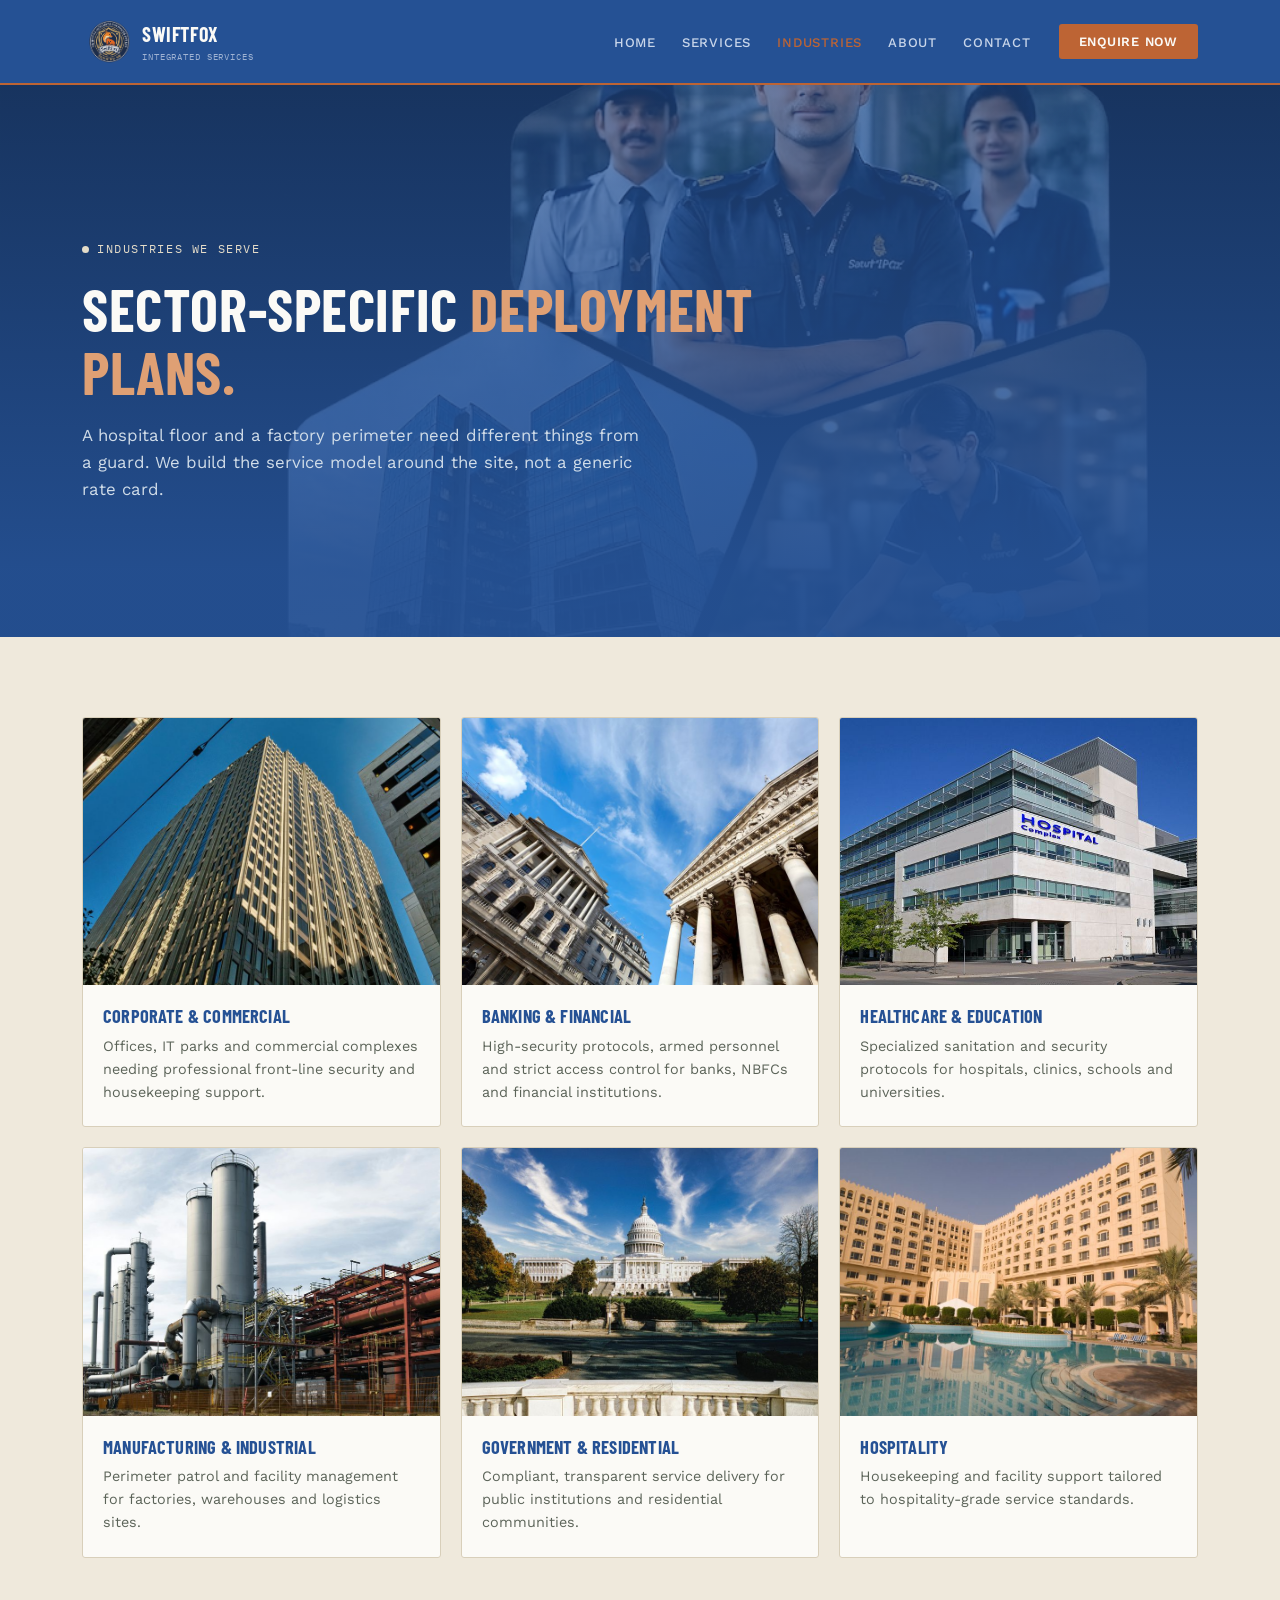
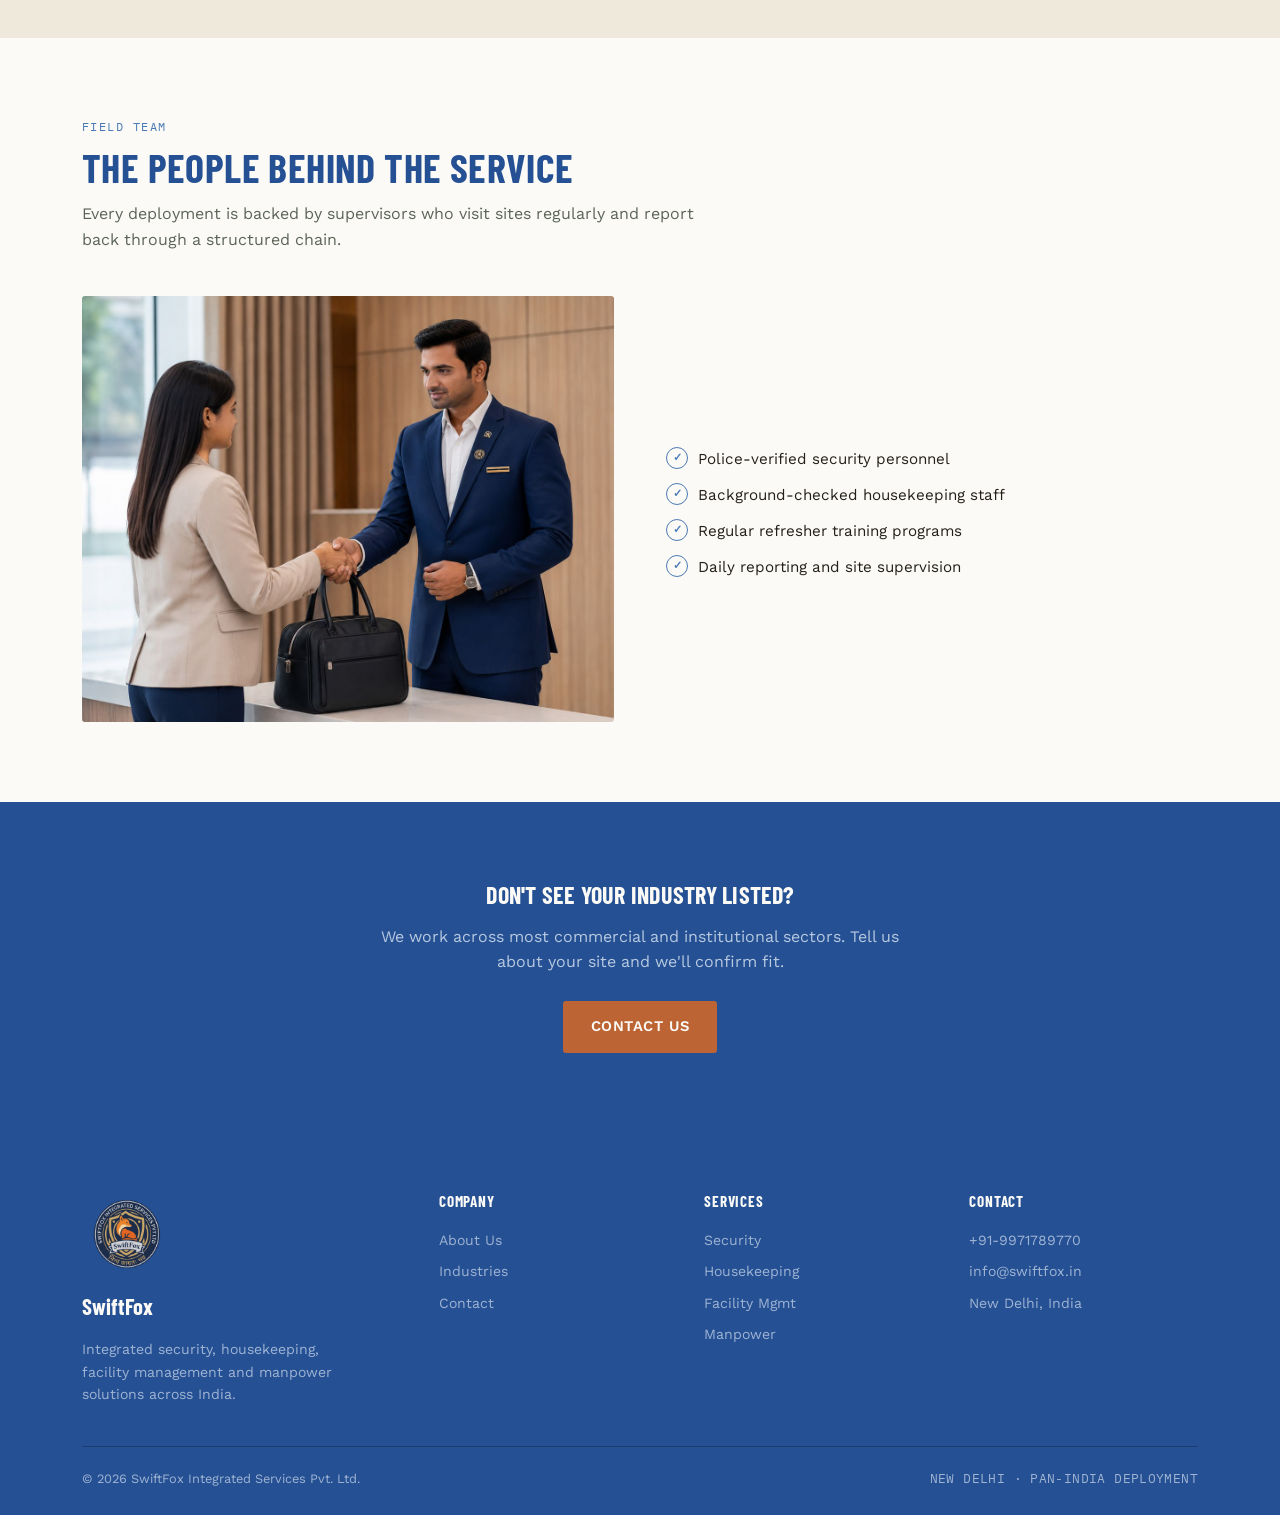
<file: industries.html>
<!DOCTYPE html>
<html lang="en">

<head>
  <meta charset="UTF-8">
  <meta name="viewport" content="width=device-width, initial-scale=1.0">
  <meta name="referrer" content="strict-origin-when-cross-origin">
  <title>Industries We Serve | SwiftFox Integrated Services</title>
  <meta name="description"
    content="SwiftFox serves corporate, banking, healthcare, manufacturing, government and hospitality clients with tailored security, housekeeping and facility services.">
  <link rel="icon" type="image/png" sizes="32x32" href="assets/images/favicon-32.png">
  <link rel="icon" type="image/png" sizes="64x64" href="assets/images/favicon.png">
  <link rel="preconnect" href="https://fonts.googleapis.com">
  <link
    href="https://fonts.googleapis.com/css2?family=Barlow+Condensed:wght@500;600;700&family=Work+Sans:wght@400;500;600&family=IBM+Plex+Mono:wght@400;500&display=swap"
    rel="stylesheet">
  <link rel="stylesheet" href="assets/css/style.css">
</head>

<body>

  <header>
    <div class="nav-row wrap">
      <a href="index.html" class="logo">
        <img src="assets/images/logo.png" alt="SwiftFox Integrated Services crest logo">
        <span class="lockup">SWIFTFOX<br><small>Integrated Services</small></span>
      </a>
      <div class="nav-desktop">
        <nav class="main-nav">
          <ul>
            <li><a href="index.html">Home</a></li>
            <li><a href="services.html">Services</a></li>
            <li><a href="industries.html" class="active">Industries</a></li>
            <li><a href="about.html">About</a></li>
            <li><a href="contact.html">Contact</a></li>
          </ul>
        </nav>
        <button class="nav-cta" onclick="openModal()">Enquire Now</button>
      </div>
      <button class="nav-toggle" id="navToggle" aria-label="Toggle menu">&#9776;</button>
    </div>
    <div class="mobile-menu" id="mobileMenu">
      <a href="index.html">Home</a>
      <a href="services.html">Services</a>
      <a href="industries.html" class="active">Industries</a>
      <a href="about.html">About</a>
      <a href="contact.html">Contact</a>
      <button class="nav-cta" onclick="openModal()">Enquire Now</button>
    </div>
  </header>

  <section class="page-hero">
    <img class="hero-photo" src="assets/images/office.jpg" alt="Corporate facility served by SwiftFox">
    <div class="page-hero-inner wrap">
      <span class="eyebrow">Industries We Serve</span>
      <h1>Sector-specific <span>deployment plans.</span></h1>
      <p class="lede">A hospital floor and a factory perimeter need different things from a guard. We build the service
        model around the site, not a generic rate card.</p>
    </div>
  </section>

  <section>
    <div class="wrap">
      <div class="card-grid" style="grid-template-columns:repeat(3,1fr);">
        <div class="photo-card" id="corporate">
          <div class="thumb"><img src="assets/images/industry-corporate.jpg" alt="Corporate office lobby"></div>
          <div class="body">
            <h3>Corporate & Commercial</h3>
            <p>Offices, IT parks and commercial complexes needing professional front-line security and housekeeping
              support.</p>
          </div>
        </div>
        <div class="photo-card" id="bfsi">
          <div class="thumb"><img src="assets/images/industry-bfsi.jpg" alt="Bank branch interior"></div>
          <div class="body">
            <h3>Banking & Financial</h3>
            <p>High-security protocols, armed personnel and strict access control for banks, NBFCs and financial
              institutions.</p>
          </div>
        </div>
        <div class="photo-card" id="healthcare">
          <div class="thumb"><img src="assets/images/industry-healthcare.jpg" alt="Hospital corridor"></div>
          <div class="body">
            <h3>Healthcare & Education</h3>
            <p>Specialized sanitation and security protocols for hospitals, clinics, schools and universities.</p>
          </div>
        </div>
        <div class="photo-card" id="manufacturing">
          <div class="thumb"><img src="assets/images/industry-manufacturing.jpg" alt="Factory floor"></div>
          <div class="body">
            <h3>Manufacturing & Industrial</h3>
            <p>Perimeter patrol and facility management for factories, warehouses and logistics sites.</p>
          </div>
        </div>
        <div class="photo-card" id="government">
          <div class="thumb"><img src="assets/images/industry-government.jpg" alt="Government building"></div>
          <div class="body">
            <h3>Government & Residential</h3>
            <p>Compliant, transparent service delivery for public institutions and residential communities.</p>
          </div>
        </div>
        <div class="photo-card" id="hospitality">
          <div class="thumb"><img src="assets/images/industry-hospitality.jpg" alt="Hospitality lobby"></div>
          <div class="body">
            <h3>Hospitality</h3>
            <p>Housekeeping and facility support tailored to hospitality-grade service standards.</p>
          </div>
        </div>
      </div>
    </div>
  </section>

  <section class="section-alt">
    <div class="wrap">
      <div class="section-head">
        <span class="tag">Field Team</span>
        <h2>The people behind the service</h2>
        <p>Every deployment is backed by supervisors who visit sites regularly and report back through a structured
          chain.</p>
      </div>
      <div class="split">
        <div class="split-photo"><img src="assets/images/staff.jpg" alt="SwiftFox staff team"></div>
        <div class="split-text">
          <ul class="check-list">
            <li>Police-verified security personnel</li>
            <li>Background-checked housekeeping staff</li>
            <li>Regular refresher training programs</li>
            <li>Daily reporting and site supervision</li>
          </ul>
        </div>
      </div>
    </div>
  </section>

  <section class="section-dark">
    <div class="wrap" style="text-align:center;">
      <h2 style="color:var(--white); margin-bottom:16px;">Don't see your industry listed?</h2>
      <p style="color:#b8c9e0; max-width:520px; margin:0 auto 26px;">We work across most commercial and institutional
        sectors. Tell us about your site and we'll confirm fit.</p>
      <a href="contact.html" class="btn-primary">Contact Us</a>
    </div>
  </section>

  <footer>
    <div class="wrap">
      <div class="footer-grid">
        <div>
          <div class="footer-logo"><img src="assets/images/logo.png" alt="SwiftFox logo"><span>SwiftFox</span></div>
          <p style="max-width:280px;">Integrated security, housekeeping, facility management and manpower solutions
            across India.</p>
        </div>
        <div>
          <h4>Company</h4>
          <ul>
            <li><a href="about.html">About Us</a></li>
            <li><a href="industries.html">Industries</a></li>
            <li><a href="contact.html">Contact</a></li>
          </ul>
        </div>
        <div>
          <h4>Services</h4>
          <ul>
            <li><a href="services.html#security">Security</a></li>
            <li><a href="services.html#housekeeping">Housekeeping</a></li>
            <li><a href="services.html#facility">Facility Mgmt</a></li>
            <li><a href="services.html#manpower">Manpower</a></li>
          </ul>
        </div>
        <div>
          <h4>Contact</h4>
          <ul>
            <li>+91-9971789770</li>
            <li>info@swiftfox.in</li>
            <li>New Delhi, India</li>
          </ul>
        </div>
      </div>
      <div class="footer-bottom">
        <span>© 2026 SwiftFox Integrated Services Pvt. Ltd.</span>
        <span class="mono">NEW DELHI · PAN-INDIA DEPLOYMENT</span>
      </div>
    </div>
  </footer>

  <div class="modal-overlay" id="modalOverlay">
    <div class="modal-card">
      <div class="modal-header">
        <span class="badge-corner mono">Enquiry Form</span>
        <button class="modal-close" aria-label="Close" onclick="closeModal()">&times;</button>
      </div>
      <div class="modal-body" id="modalBody">
        <span class="m-tag">Request a Callback</span>
        <h3>Get a customized proposal</h3>
        <p class="sub">Share your details, our team will arrange a callback with a service plan for your site.</p>
        <form data-enquiry-form novalidate>
          <div class="field" data-wrap="name">
            <label for="name3">Full Name</label>
            <input type="text" id="name3" data-field="name" placeholder="e.g. Rohan Mehta" autocomplete="name">
            <div class="field-error">Please enter your name.</div>
          </div>
          <div class="field" data-wrap="email">
            <label for="email3">Email</label>
            <input type="email" id="email3" data-field="email" placeholder="you@company.com" autocomplete="email">
            <div class="field-error">Please enter a valid email.</div>
          </div>
          <div class="field" data-wrap="phone">
            <label for="phone3">Phone Number</label>
            <input type="tel" id="phone3" data-field="phone" placeholder="98765 43210" autocomplete="tel"
              inputmode="numeric">
            <div class="field-error">Please enter a valid phone number.</div>
          </div>
          <div class="field" data-wrap="service">
            <label for="service3">Service Interested In</label>
            <select id="service3" data-field="service" required>
              <option value="">Select a service</option>
              <option value="Security Services">Security Services</option>
              <option value="Housekeeping Solutions">Housekeeping Solutions</option>
              <option value="Facility Management">Facility Management</option>
              <option value="Manpower Solutions">Manpower Solutions</option>
              <option value="Not sure yet">Not sure yet</option>
            </select>
            <div class="field-error">Please select a service.</div>
          </div>
          <button type="submit" class="form-submit">Submit Enquiry</button>
          <p class="form-fine">By submitting, you agree to be contacted by our team regarding your enquiry.</p>
        </form>
      </div>
      <div class="modal-body form-success" id="modalSuccess">
        <div class="check">✓</div>
        <h3>Enquiry received</h3>
        <p>Thanks, our team will connect with you to discuss your requirements.</p>
      </div>
    </div>
  </div>

  <script src="assets/js/form-config.js"></script>
  <script src="assets/js/main.js"></script>
</body>

</html>
</file>
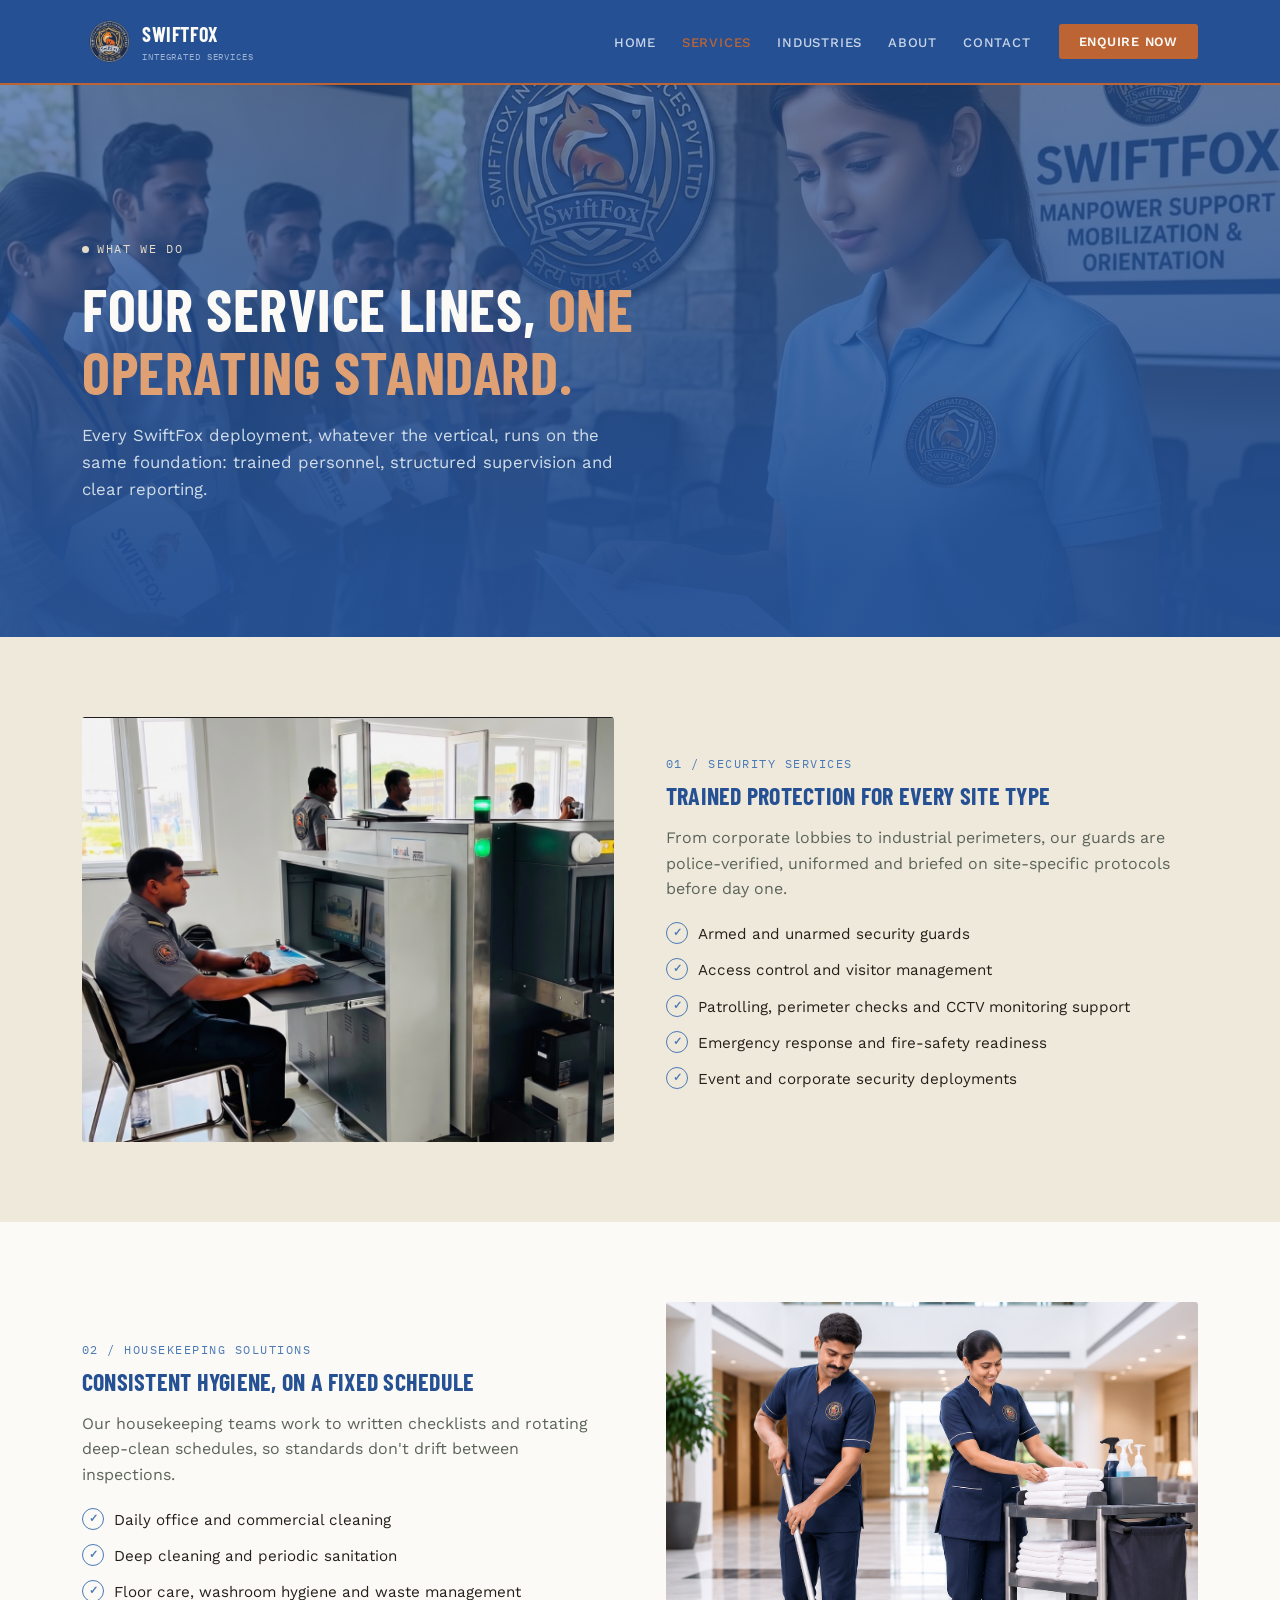
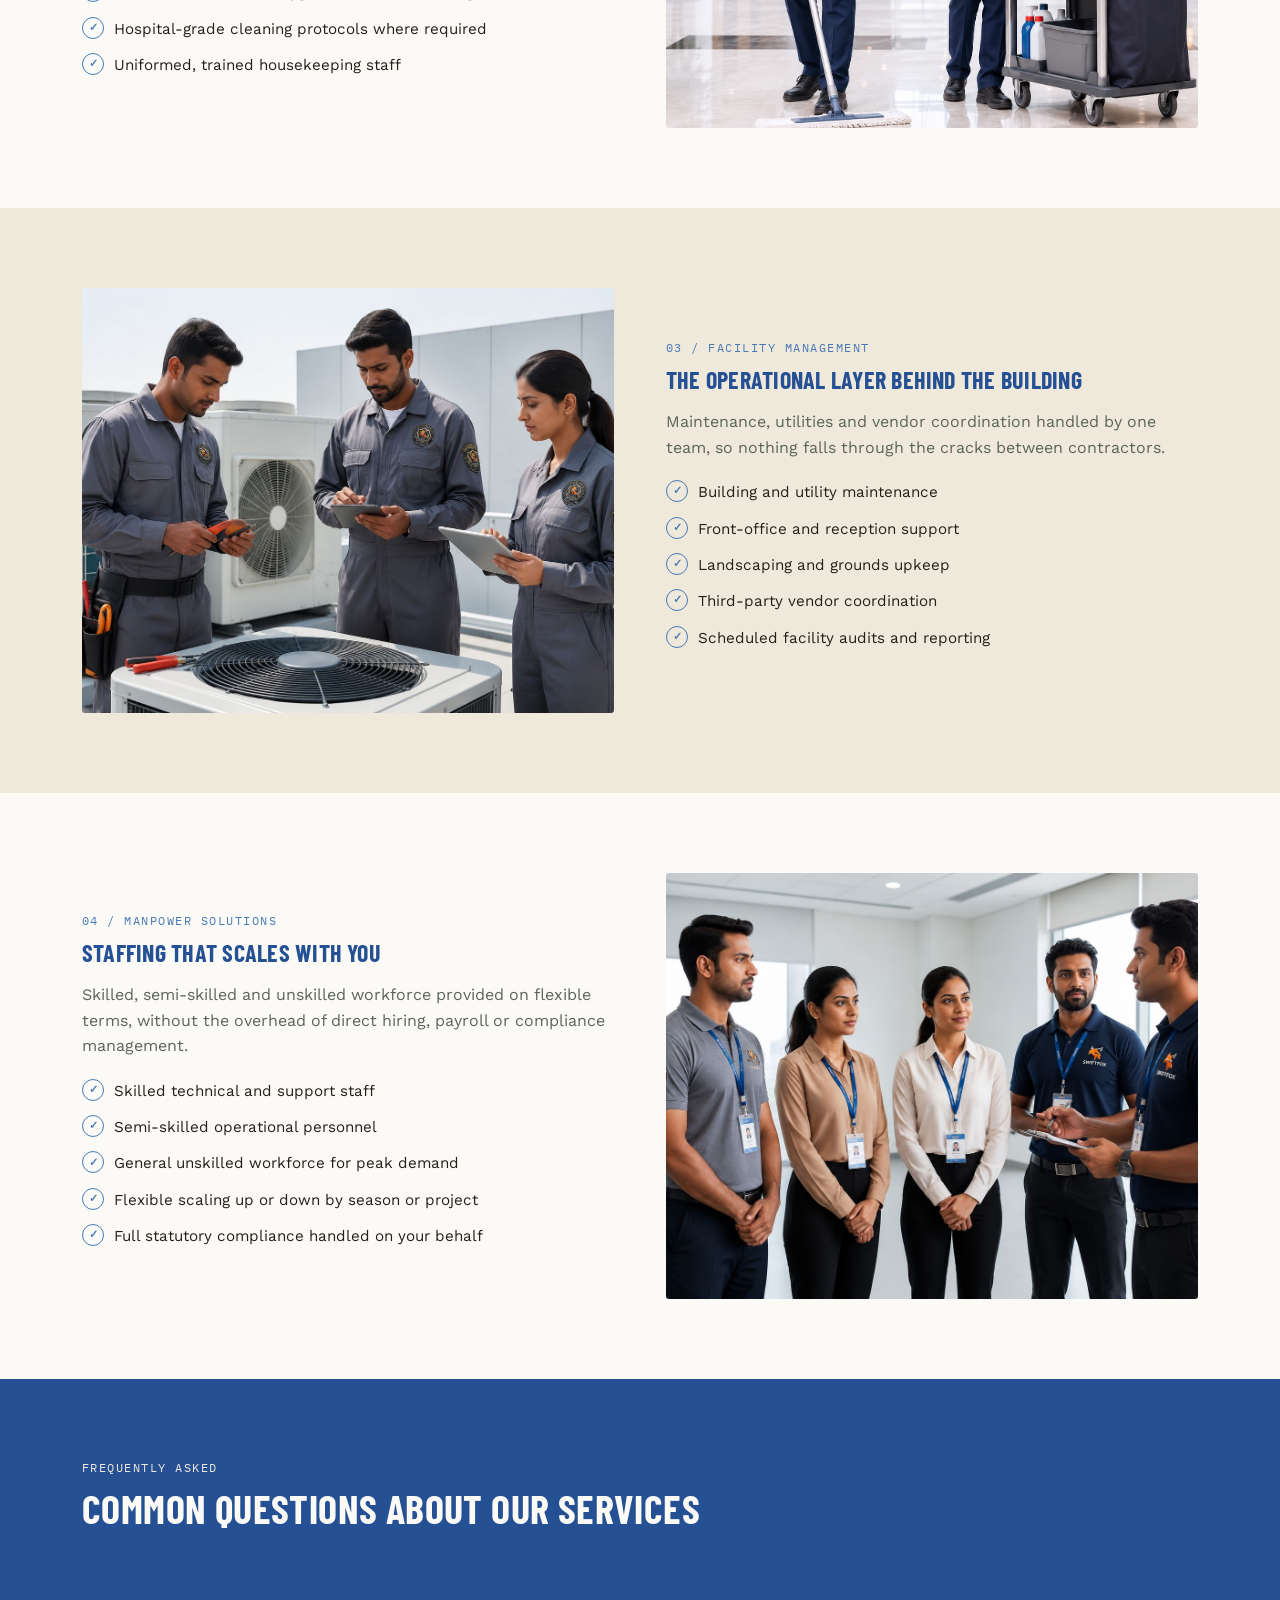
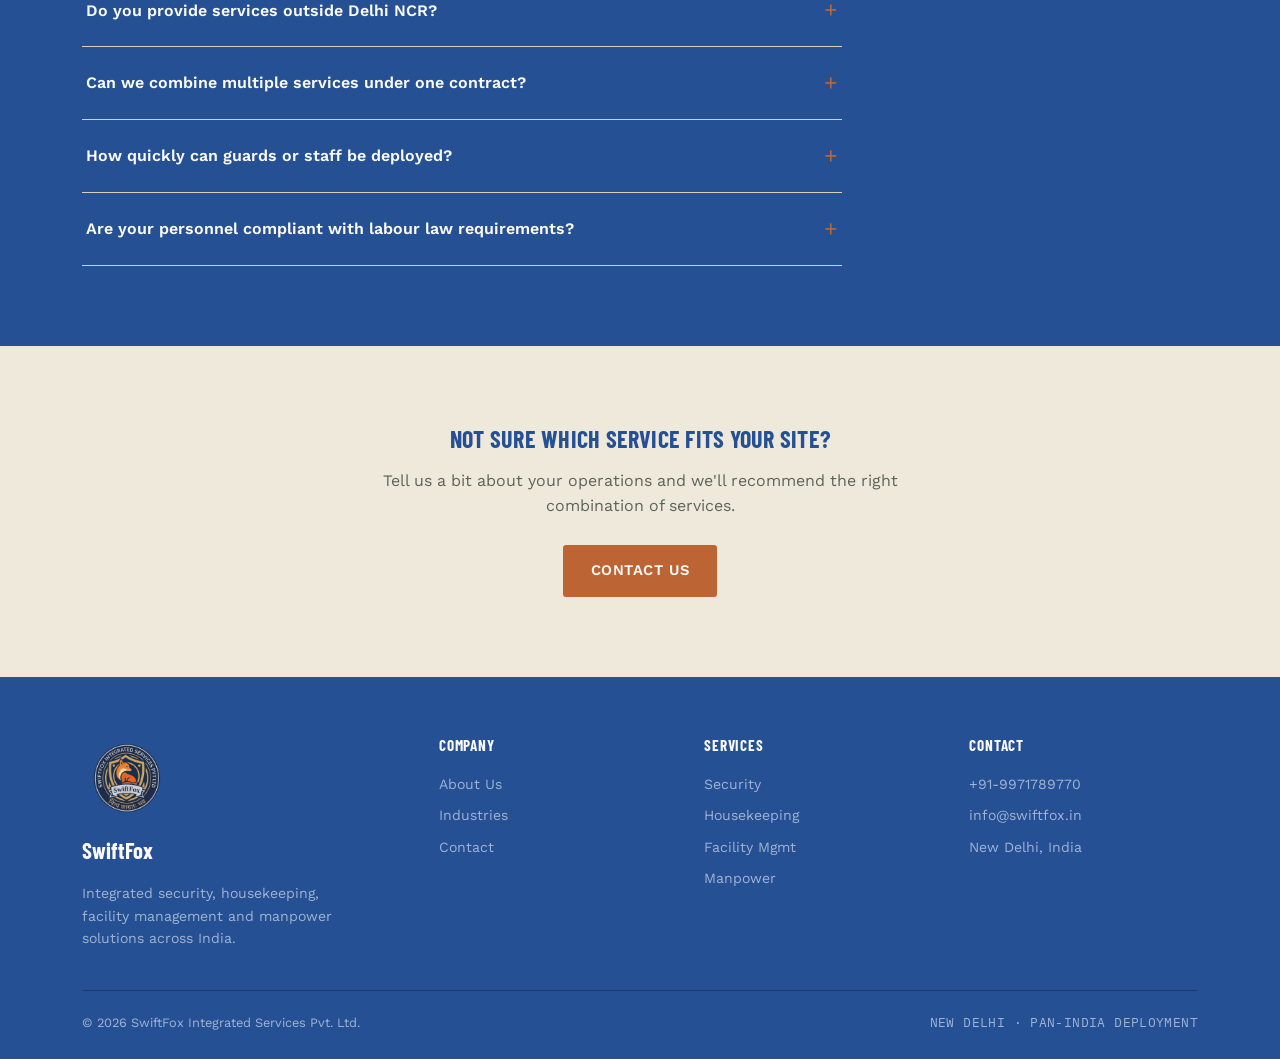
<file: services.html>
<!DOCTYPE html>
<html lang="en">
<head>
<meta charset="UTF-8">
<meta name="viewport" content="width=device-width, initial-scale=1.0">
  <meta name="referrer" content="strict-origin-when-cross-origin">
<title>Our Services | SwiftFox Integrated Services</title>
<meta name="description" content="Security, housekeeping, facility management and manpower solutions from SwiftFox Integrated Services, trained, compliant, supervised personnel across India.">
<link rel="icon" type="image/png" sizes="32x32" href="assets/images/favicon-32.png">
<link rel="icon" type="image/png" sizes="64x64" href="assets/images/favicon.png">
<link rel="preconnect" href="https://fonts.googleapis.com">
<link href="https://fonts.googleapis.com/css2?family=Barlow+Condensed:wght@500;600;700&family=Work+Sans:wght@400;500;600&family=IBM+Plex+Mono:wght@400;500&display=swap" rel="stylesheet">
<link rel="stylesheet" href="assets/css/style.css">
</head>
<body>

<header>
  <div class="nav-row wrap">
    <a href="index.html" class="logo">
      <img src="assets/images/logo.png" alt="SwiftFox Integrated Services crest logo">
      <span class="lockup">SWIFTFOX<br><small>Integrated Services</small></span>
    </a>
    <div class="nav-desktop">
      <nav class="main-nav">
        <ul>
          <li><a href="index.html">Home</a></li>
          <li><a href="services.html" class="active">Services</a></li>
          <li><a href="industries.html">Industries</a></li>
          <li><a href="about.html">About</a></li>
          <li><a href="contact.html">Contact</a></li>
        </ul>
      </nav>
      <button class="nav-cta" onclick="openModal()">Enquire Now</button>
    </div>
    <button class="nav-toggle" id="navToggle" aria-label="Toggle menu">&#9776;</button>
  </div>
  <div class="mobile-menu" id="mobileMenu">
    <a href="index.html">Home</a>
    <a href="services.html" class="active">Services</a>
    <a href="industries.html">Industries</a>
    <a href="about.html">About</a>
    <a href="contact.html">Contact</a>
    <button class="nav-cta" onclick="openModal()">Enquire Now</button>
  </div>
</header>

<section class="page-hero">
  <img class="hero-photo" src="assets/images/about-hero.jpg" alt="SwiftFox operations team">
  <div class="page-hero-inner wrap">
    <span class="eyebrow">What We Do</span>
    <h1>Four service lines, <span>one operating standard.</span></h1>
    <p class="lede">Every SwiftFox deployment, whatever the vertical, runs on the same foundation: trained personnel, structured supervision and clear reporting.</p>
  </div>
</section>

<section id="security">
  <div class="wrap">
    <div class="split">
      <div class="split-photo"><img src="assets/images/security-service.jpg" alt="Security guard on patrol at a corporate site"></div>
      <div class="split-text">
        <span class="tag-mono">01 / Security Services</span>
        <h2>Trained protection for every site type</h2>
        <p>From corporate lobbies to industrial perimeters, our guards are police-verified, uniformed and briefed on site-specific protocols before day one.</p>
        <ul class="check-list">
          <li>Armed and unarmed security guards</li>
          <li>Access control and visitor management</li>
          <li>Patrolling, perimeter checks and CCTV monitoring support</li>
          <li>Emergency response and fire-safety readiness</li>
          <li>Event and corporate security deployments</li>
        </ul>
      </div>
    </div>
  </div>
</section>

<section class="section-alt" id="housekeeping">
  <div class="wrap">
    <div class="split reverse">
      <div class="split-photo"><img src="assets/images/housekeeping-service.jpg" alt="Housekeeping staff cleaning an office facility"></div>
      <div class="split-text">
        <span class="tag-mono">02 / Housekeeping Solutions</span>
        <h2>Consistent hygiene, on a fixed schedule</h2>
        <p>Our housekeeping teams work to written checklists and rotating deep-clean schedules, so standards don't drift between inspections.</p>
        <ul class="check-list">
          <li>Daily office and commercial cleaning</li>
          <li>Deep cleaning and periodic sanitation</li>
          <li>Floor care, washroom hygiene and waste management</li>
          <li>Hospital-grade cleaning protocols where required</li>
          <li>Uniformed, trained housekeeping staff</li>
        </ul>
      </div>
    </div>
  </div>
</section>

<section id="facility">
  <div class="wrap">
    <div class="split">
      <div class="split-photo"><img src="assets/images/facility-service-2.jpg" alt="Facility management technician performing maintenance"></div>
      <div class="split-text">
        <span class="tag-mono">03 / Facility Management</span>
        <h2>The operational layer behind the building</h2>
        <p>Maintenance, utilities and vendor coordination handled by one team, so nothing falls through the cracks between contractors.</p>
        <ul class="check-list">
          <li>Building and utility maintenance</li>
          <li>Front-office and reception support</li>
          <li>Landscaping and grounds upkeep</li>
          <li>Third-party vendor coordination</li>
          <li>Scheduled facility audits and reporting</li>
        </ul>
      </div>
    </div>
  </div>
</section>

<section class="section-alt" id="manpower">
  <div class="wrap">
    <div class="split reverse">
      <div class="split-photo"><img src="assets/images/manpower-service.jpg" alt="SwiftFox manpower staff team briefing"></div>
      <div class="split-text">
        <span class="tag-mono">04 / Manpower Solutions</span>
        <h2>Staffing that scales with you</h2>
        <p>Skilled, semi-skilled and unskilled workforce provided on flexible terms, without the overhead of direct hiring, payroll or compliance management.</p>
        <ul class="check-list">
          <li>Skilled technical and support staff</li>
          <li>Semi-skilled operational personnel</li>
          <li>General unskilled workforce for peak demand</li>
          <li>Flexible scaling up or down by season or project</li>
          <li>Full statutory compliance handled on your behalf</li>
        </ul>
      </div>
    </div>
  </div>
</section>

<section class="section-dark">
  <div class="wrap">
    <div class="section-head">
      <span class="tag">Frequently Asked</span>
      <h2>Common questions about our services</h2>
    </div>
    <div class="faq">
      <details class="faq-item">
        <summary>Do you provide services outside Delhi NCR?</summary>
        <div class="faq-body">Yes, SwiftFox deploys personnel across India on a PAN-India basis. Reach out with your site location and we'll confirm coverage and lead time.</div>
      </details>
      <details class="faq-item">
        <summary>Can we combine multiple services under one contract?</summary>
        <div class="faq-body">Yes, this is our core model. Most clients combine security, housekeeping and facility management under a single account team rather than managing separate vendors.</div>
      </details>
      <details class="faq-item">
        <summary>How quickly can guards or staff be deployed?</summary>
        <div class="faq-body">Typical deployment timelines range from a few days to two weeks depending on headcount, role specifications and site verification requirements.</div>
      </details>
      <details class="faq-item">
        <summary>Are your personnel compliant with labour law requirements?</summary>
        <div class="faq-body">Yes. All deployed personnel are covered under EPF, ESI, Minimum Wages Act and Contract Labour Regulations, with documentation available for client audits.</div>
      </details>
    </div>
  </div>
</section>

<section>
  <div class="wrap" style="text-align:center;">
    <h2 style="margin-bottom:16px;">Not sure which service fits your site?</h2>
    <p style="color:var(--steel); max-width:520px; margin:0 auto 26px;">Tell us a bit about your operations and we'll recommend the right combination of services.</p>
    <a href="contact.html" class="btn-primary">Contact Us</a>
  </div>
</section>

<footer>
  <div class="wrap">
    <div class="footer-grid">
      <div>
        <div class="footer-logo"><img src="assets/images/logo.png" alt="SwiftFox logo"><span>SwiftFox</span></div>
        <p style="max-width:280px;">Integrated security, housekeeping, facility management and manpower solutions across India.</p>
      </div>
      <div>
        <h4>Company</h4>
        <ul><li><a href="about.html">About Us</a></li><li><a href="industries.html">Industries</a></li><li><a href="contact.html">Contact</a></li></ul>
      </div>
      <div>
        <h4>Services</h4>
        <ul><li><a href="services.html#security">Security</a></li><li><a href="services.html#housekeeping">Housekeeping</a></li><li><a href="services.html#facility">Facility Mgmt</a></li><li><a href="services.html#manpower">Manpower</a></li></ul>
      </div>
      <div>
        <h4>Contact</h4>
        <ul><li>+91-9971789770</li><li>info@swiftfox.in</li><li>New Delhi, India</li></ul>
      </div>
    </div>
    <div class="footer-bottom">
      <span>© 2026 SwiftFox Integrated Services Pvt. Ltd.</span>
      <span class="mono">NEW DELHI · PAN-INDIA DEPLOYMENT</span>
    </div>
  </div>
</footer>

<div class="modal-overlay" id="modalOverlay">
  <div class="modal-card">
    <div class="modal-header">
      <span class="badge-corner mono">Enquiry Form</span>
      <button class="modal-close" aria-label="Close" onclick="closeModal()">&times;</button>
    </div>
    <div class="modal-body" id="modalBody">
      <span class="m-tag">Request a Callback</span>
      <h3>Get a customized proposal</h3>
      <p class="sub">Share your details, our team will arrange a callback with a service plan for your site.</p>
      <form data-enquiry-form novalidate>
        <div class="field" data-wrap="name">
          <label for="name2">Full Name</label>
          <input type="text" id="name2" data-field="name" placeholder="e.g. Rohan Mehta" autocomplete="name">
          <div class="field-error">Please enter your name.</div>
        </div>
        <div class="field" data-wrap="email">
          <label for="email2">Email</label>
          <input type="email" id="email2" data-field="email" placeholder="you@company.com" autocomplete="email">
          <div class="field-error">Please enter a valid email.</div>
        </div>
        <div class="field" data-wrap="phone">
          <label for="phone2">Phone Number</label>
          <input type="tel" id="phone2" data-field="phone" placeholder="98765 43210" autocomplete="tel" inputmode="numeric">
          <div class="field-error">Please enter a valid phone number.</div>
        </div>
        <div class="field" data-wrap="service">
          <label for="service2">Service Interested In</label>
          <select id="service2" data-field="service" required>
            <option value="">Select a service</option>
            <option value="Security Services">Security Services</option>
            <option value="Housekeeping Solutions">Housekeeping Solutions</option>
            <option value="Facility Management">Facility Management</option>
            <option value="Manpower Solutions">Manpower Solutions</option>
            <option value="Not sure yet">Not sure yet</option>
          </select>
          <div class="field-error">Please select a service.</div>
        </div>
        <button type="submit" class="form-submit">Submit Enquiry</button>
        <p class="form-fine">By submitting, you agree to be contacted by our team regarding your enquiry.</p>
      </form>
    </div>
    <div class="modal-body form-success" id="modalSuccess">
      <div class="check">✓</div>
      <h3>Enquiry received</h3>
      <p>Thanks, our team will connect with you to discuss your requirements.</p>
    </div>
  </div>
</div>

<script src="assets/js/form-config.js"></script>
<script src="assets/js/main.js"></script>
</body>
</html>
</file>
<file: assets/css/style.css>
/* ============================================================
   SwiftFox Integrated Services — shared design system
   Palette: corporate blue / warm grey-orange / neutral stone
   ============================================================ */

:root{
  --ink:#255194;         /* corporate blue — header/footer/dark sections */
  --ink-2:#1a3c6e;       /* darker navy for gradients/borders */
  --stone:#efe9dc;       /* warm paper background */
  --stone-2:#e4dcc9;     /* slightly deeper stone for section breaks */
  --white:#fbfaf6;
  --rust:#bd6434;        /* warm grey-orange — primary accent / CTAs */
  --rust-dark:#9a4f26;
  --moss:#4a7ab5;        /* steel-blue — verified / compliance */
  --charcoal:#241f19;    /* body text */
  --steel:#5c6459;       /* secondary text */
  --line:#d8cfba;        /* hairline borders on stone */
  --line-dark:#1a3c6e;   /* hairline borders on blue sections */
  --radius:3px;
  --font-body:'Work Sans', sans-serif;
  --font-title:'Barlow Condensed', sans-serif;
  --font-mono:'IBM Plex Mono', monospace;
}

*{margin:0;padding:0;box-sizing:border-box;}
html{scroll-behavior:smooth;}
body{
  font-family:var(--font-body);
  color:var(--charcoal);
  background:var(--stone);
  line-height:1.6;
}
h1,h2,h3,.display{
  font-family:var(--font-title);
  text-transform:uppercase;
  letter-spacing:0.01em;
  color:var(--ink);
  line-height:1.08;
  font-weight:700;
}
.mono{
  font-family:var(--font-mono);
  letter-spacing:0.03em;
}
a{color:inherit;text-decoration:none;}
img{max-width:100%;display:block;}
ul{list-style:none;}
.wrap{max-width:1180px;margin:0 auto;padding:0 32px;}
@media (max-width:640px){.wrap{padding:0 20px;}}

@media (prefers-reduced-motion: reduce){
  *{animation:none !important; transition:none !important;}
}

/* ===== TRANSITIONS ===== */
a, button, .nav-cta, .btn-primary, .btn-ghost, .form-submit, .modal-close, input, select, textarea {
  transition: background-color 0.2s ease, border-color 0.2s ease, color 0.2s ease, box-shadow 0.2s ease, opacity 0.2s ease;
}

/* ===== SHARED COMPONENT: TAG-MONO ===== */
.tag-mono {
  font-family: var(--font-mono);
  font-size: 0.72rem;
  color: var(--moss);
  text-transform: uppercase;
  letter-spacing: 0.13em;
  display: block;
  margin-bottom: 10px;
}
.tag-mono.rust {
  color: var(--stone);
}

/* ===== HEADER ===== */
header{
  position:sticky; top:0; z-index:50;
  background:var(--ink);
  border-bottom:2px solid var(--rust);
}
.nav-row{
  display:flex; align-items:center; justify-content:space-between;
  padding-top:14px; padding-bottom:14px;
}
.logo{display:flex; align-items:center; gap:5px;}
.logo img{width:55px;height:55px;flex-shrink:0;object-fit:contain;}
.logo .lockup{
  font-family:var(--font-title);
  font-weight:700; font-size:1.25rem; letter-spacing:0.03em;
  color:var(--white);
}
.logo .lockup small{
  display:block; font-family:var(--font-mono);
  font-size:0.55rem; letter-spacing:0.1em; color:#9fb3d3;
  text-transform:uppercase; font-weight:400;
}
nav.main-nav ul{display:flex; gap:26px;}
nav.main-nav a{
  font-size:0.82rem; text-transform:uppercase; letter-spacing:0.06em;
  color:#c9d6ea; font-weight:500;
}
nav.main-nav a:hover, nav.main-nav a.active{color:var(--rust);}
.nav-cta{
  background:var(--rust); color:var(--white); padding:10px 20px;
  font-size:0.8rem; text-transform:uppercase; letter-spacing:0.06em;
  font-weight:600; border:none; cursor:pointer; border-radius:var(--radius);
  font-family:var(--font-body);
}
.nav-cta:hover{background:var(--rust-dark);}
.nav-desktop{display:flex; align-items:center; gap:28px;}
.nav-toggle{display:none; background:none; border:none; color:var(--white); font-size:1.4rem; cursor:pointer;}
@media (max-width:860px){
  .nav-desktop{display:none;}
  .nav-toggle{display:block;}
}
.mobile-menu{
  display:none; flex-direction:column; background:var(--ink);
  border-top:1px solid var(--line-dark); padding:10px 20px 20px;
}
.mobile-menu.open{display:flex;}
.mobile-menu a{color:#c9d6ea; padding:10px 0; font-size:0.95rem; text-transform:uppercase; letter-spacing:0.04em; border-bottom:1px solid var(--line-dark);}
.mobile-menu a.active{color:var(--rust); font-weight:600;}
.mobile-menu .nav-cta{margin-top:14px; text-align:center;}

/* ===== PAGE HERO (photo-led) ===== */
.page-hero{
  position:relative; color:var(--white);
  background:var(--ink); overflow:hidden;
  min-height:60vh; display:flex; align-items:flex-end;
}
.page-hero img.hero-photo{
  position:absolute; inset:0; width:100%; height:100%; object-fit:cover;
  opacity:0.55;
}
.page-hero::after{
  content:''; position:absolute; inset:0;
  background:linear-gradient(180deg, rgba(37,81,148,0.35) 0%, rgba(37,81,148,0.92) 88%);
}
.page-hero-inner{
  position:relative; z-index:2;
  padding-top:70px; padding-bottom:54px;
  width:100%;
}
.eyebrow{
  display:inline-flex; align-items:center; gap:8px;
  font-family:var(--font-mono); font-size:0.72rem;
  color:var(--stone-2); text-transform:uppercase; letter-spacing:0.14em;
  margin-bottom:18px;
}
.eyebrow::before{
  content:''; width:7px; height:7px; background:var(--stone-2); border-radius:50%;
}
.page-hero h1{
  color:var(--white);
  font-size:clamp(2.2rem, 4.6vw, 3.8rem);
  max-width:760px;
}
.page-hero h1 span{color:#dfa074;}
.page-hero p.lede{
  color:#d0dce8; font-size:1.05rem; max-width:560px; margin-top:18px;
}
.hero-actions{display:flex; gap:14px; margin-top:30px; flex-wrap:wrap;}

.btn-primary{
  background:var(--rust); color:var(--white); border:none;
  padding:14px 28px; font-weight:600; font-size:0.92rem;
  text-transform:uppercase; letter-spacing:0.04em; cursor:pointer;
  border-radius:var(--radius); font-family:var(--font-body);
  display:inline-block;
}
.btn-primary:hover{background:var(--rust-dark);}
.btn-ghost{
  background:transparent; color:var(--white); border:1px solid #6a7b9a;
  padding:14px 28px; font-weight:500; font-size:0.92rem;
  text-transform:uppercase; letter-spacing:0.04em; cursor:pointer;
  border-radius:var(--radius); display:inline-block;
}
.btn-ghost:hover{border-color:var(--rust); color:var(--rust);}

/* ===== TRUST / STATS BAR ===== */
.trust-bar{background:var(--white); border-bottom:1px solid var(--line);}
.trust-row{display:grid; grid-template-columns:repeat(4,1fr);}
.trust-item{padding:24px 22px; text-align:center; border-right:1px solid var(--line);}
.trust-item:last-child{border-right:none;}
.trust-item .num{font-family:var(--font-title); font-weight:700; font-size:1.8rem; color:var(--ink);}
.trust-item .lbl{
  font-family:var(--font-mono); font-size:0.66rem; text-transform:uppercase;
  letter-spacing:0.07em; color:var(--steel); margin-top:4px; display:block;
}
@media (max-width:700px){
  .trust-row{grid-template-columns:repeat(2,1fr);}
  .trust-item:nth-child(2){border-right:none;}
}

/* ===== SECTIONS ===== */
section{padding:80px 0;}
.section-head{max-width:640px; margin-bottom:44px;}
.section-head .tag{
  font-family:var(--font-mono); font-size:0.72rem; color:var(--moss);
  text-transform:uppercase; letter-spacing:0.13em; margin-bottom:10px; display:block;
}
.section-head h2{font-size:clamp(1.7rem,3.2vw,2.5rem);}
.section-head p{color:var(--steel); margin-top:12px; font-size:1rem;}
.section-alt{background:var(--white);}
.section-dark{background:var(--ink); color:var(--white);}
.section-dark .section-head h2{color:var(--white);}
.section-dark .section-head p{color:#b8c9e0;}
.section-dark .section-head .tag{color:var(--stone);}

/* ===== SERVICE / PHOTO CARDS ===== */
.card-grid{display:grid; grid-template-columns:repeat(4,1fr); gap:20px;}
.photo-card{
  background:var(--white); border:1px solid var(--line); border-radius:var(--radius);
  overflow:hidden; display:flex; flex-direction:column;
}
.photo-card .thumb{aspect-ratio:4/3; overflow:hidden; position:relative;}
.photo-card .thumb img{width:100%; height:100%; object-fit:cover;}
.photo-card .thumb .idx{
  position:absolute; bottom:10px; left:10px;
  background:rgba(37,81,148,0.82); color:var(--white);
  font-family:var(--font-mono); font-size:0.66rem;
  padding:4px 9px; border-radius:2px; letter-spacing:0.08em; text-transform:uppercase;
}
.photo-card .body{padding:22px 20px; flex:1;}
.photo-card h3{font-size:1.15rem; margin-bottom:8px;}
.photo-card p{color:var(--steel); font-size:0.9rem;}
.photo-card .learn{
  display:inline-block; margin-top:14px; font-size:0.8rem; text-transform:uppercase;
  letter-spacing:0.06em; color:var(--rust); font-weight:600;
}
@media (max-width:960px){.card-grid{grid-template-columns:repeat(2,1fr);}}
@media (max-width:560px){.card-grid{grid-template-columns:1fr;}}

/* ===== SPLIT (photo + text) ===== */
.split{display:grid; grid-template-columns:1fr 1fr; gap:52px; align-items:center;}
.split.reverse .split-photo{order:2;}
.split-photo{border-radius:var(--radius); overflow:hidden;}
.split-photo img{width:100%; height:100%; object-fit:cover; aspect-ratio:5/4;}
.split-photo img.contain-photo{aspect-ratio:1024/704; object-fit:contain; height:auto;}
.split-text h2{margin-bottom:16px;}
.split-text p{color:var(--steel); margin-bottom:14px;}
.check-list{margin-top:20px;}
.check-list li{
  display:flex; gap:10px; margin-bottom:12px; font-size:0.95rem; color:var(--charcoal);
}
.check-list li::before{
  content:'✓'; color:var(--moss); font-weight:700; flex-shrink:0;
  width:20px; height:20px; border:1px solid var(--moss); border-radius:50%;
  display:flex; align-items:center; justify-content:center; font-size:0.7rem;
}
@media (max-width:860px){
  .split{grid-template-columns:1fr; gap:28px;}
  .split.reverse .split-photo{order:0;}
}

/* ===== WHY US GRID ===== */
.why-grid{display:grid; grid-template-columns:repeat(3,1fr); gap:28px;}
.why-item{border-top:2px solid var(--rust); padding-top:16px;}
.why-item h3{font-size:1.1rem; margin-bottom:8px;}
.section-dark .why-item h3{color:var(--white);}
.why-item p{color:var(--steel); font-size:0.9rem;}
.section-dark .why-item p{color:#b8c9e0;}
@media (max-width:820px){.why-grid{grid-template-columns:repeat(2,1fr);}}
@media (max-width:560px){.why-grid{grid-template-columns:1fr;}}

/* ===== INDUSTRIES ===== */
.industry-grid{display:grid; grid-template-columns:repeat(3,1fr); gap:18px;}
.industry-card{
  position:relative; border-radius:var(--radius); overflow:hidden; aspect-ratio:4/3;
}
.industry-card img{width:100%; height:100%; object-fit:cover;}
.industry-card::after{
  content:''; position:absolute; inset:0;
  background:linear-gradient(180deg, rgba(37,81,148,0) 40%, rgba(37,81,148,0.88) 100%);
}
.industry-card .label{
  position:absolute; left:16px; bottom:14px; z-index:2; color:var(--white);
  font-family:var(--font-title); font-weight:600; font-size:1.05rem;
  text-transform:uppercase; letter-spacing:0.02em;
}
@media (max-width:820px){.industry-grid{grid-template-columns:repeat(2,1fr);}}
@media (max-width:560px){.industry-grid{grid-template-columns:1fr;}}

/* ===== STEPS / APPROACH ===== */
.steps{display:grid; grid-template-columns:repeat(5,1fr); gap:0;}
.step{padding-right:16px; position:relative;}
.step::before{content:''; position:absolute; top:13px; left:0; right:0; height:1px; background:var(--line);}
.step .snum{
  font-family:var(--font-title); font-weight:700; font-size:1.5rem; color:var(--rust);
  background:var(--stone); position:relative; z-index:2; display:inline-block; padding-right:10px;
}
.section-alt .step .snum{background:var(--white);}
.step h3{font-size:0.98rem; margin:12px 0 6px;}
.step p{font-size:0.84rem; color:var(--steel);}
@media (max-width:900px){
  .steps{grid-template-columns:repeat(2,1fr); gap:26px;}
  .step::before{display:none;}
}
@media (max-width:560px){.steps{grid-template-columns:1fr;}}

/* ===== TESTIMONIALS ===== */
.testimonial-grid{display:grid; grid-template-columns:repeat(3,1fr); gap:22px;}
.testimonial{
  background:var(--white); border:1px solid var(--line); border-radius:var(--radius);
  padding:26px; position:relative;
}
.testimonial .stars{color:var(--rust); font-size:0.85rem; margin-bottom:12px; letter-spacing:0.1em;}
.testimonial p{font-size:0.92rem; color:var(--charcoal); margin-bottom:16px;}
.testimonial .who{font-family:var(--font-mono); font-size:0.76rem; color:var(--steel); text-transform:uppercase; letter-spacing:0.04em;}
@media (max-width:900px){.testimonial-grid{grid-template-columns:1fr;}}

/* ===== FAQ ACCORDION ===== */
.faq{max-width:760px;}
.faq-item{border-bottom:1px solid var(--line);}
.faq-item summary{
  cursor:pointer; padding:18px 4px; font-weight:600; font-size:1rem; color:var(--ink);
  list-style:none; display:flex; justify-content:space-between; align-items:center;
}
.faq-item summary::-webkit-details-marker{display:none;}
.faq-item summary::after{content:'+'; font-size:1.4rem; color:var(--rust); font-weight:400;}
.faq-item[open] summary::after{content:'–';}
.faq-item .faq-body{padding:0 4px 20px; color:var(--steel); font-size:0.92rem;}

/* FAQ placed on a dark section needs light text */
.section-dark .faq-item summary{color:var(--white);}
.section-dark .faq-item .faq-body{color:#b8c9e0;}

/* ===== CONTACT ===== */
.contact-card{background:var(--ink); color:var(--white); padding:30px; border-radius:var(--radius);}
.contact-card .row{display:flex; gap:14px; margin-bottom:16px; align-items:flex-start;}
.contact-card .row .k{
  font-family:var(--font-mono); font-size:0.66rem; color:var(--stone);
  text-transform:uppercase; letter-spacing:0.08em; width:68px; flex-shrink:0; margin-top:2px;
}
.contact-card .row .v{font-size:0.9rem; color:#d6e0ef;}
.map-embed{border-radius:var(--radius); overflow:hidden; border:1px solid var(--line); margin-top:20px;}
.map-embed iframe{width:100%; height:260px; border:0; display:block;}

/* ===== INLINE ENQUIRY FORM (used on contact page + modal) ===== */
.field{margin-bottom:16px;}
.field label{
  display:block; font-size:0.76rem; font-weight:600; text-transform:uppercase;
  letter-spacing:0.05em; color:var(--ink); margin-bottom:6px;
}
.field input, .field select, .field textarea{
  width:100%; padding:12px 14px; border:1px solid var(--line);
  border-radius:var(--radius); font-family:var(--font-body);
  font-size:0.95rem; background:var(--stone); color:var(--charcoal);
}
.field input:focus, .field select:focus, .field textarea:focus{
  outline:none; border-color:var(--rust); box-shadow:0 0 0 3px rgba(189,100,52,0.16);
}
.field-error{font-size:0.76rem; color:#a34f2a; margin-top:5px; display:none;}
.field.invalid input, .field.invalid select{border-color:#a34f2a;}
.field.invalid .field-error{display:block;}
.form-row-2{display:grid; grid-template-columns:1fr 1fr; gap:14px;}
@media (max-width:560px){.form-row-2{grid-template-columns:1fr;}}
.form-submit{
  width:100%; background:var(--ink); color:var(--white); border:none;
  padding:15px; font-weight:600; font-size:0.95rem; text-transform:uppercase;
  letter-spacing:0.05em; cursor:pointer; border-radius:var(--radius); margin-top:6px;
  font-family:var(--font-body);
}
.form-submit:hover{background:#142846;}
.form-fine{font-size:0.76rem; color:var(--steel); margin-top:14px; text-align:center;}
.form-success{display:none; text-align:center; padding:20px 0;}
.form-success .check{
  width:52px; height:52px; border-radius:50%; background:var(--moss); color:var(--white);
  display:flex; align-items:center; justify-content:center; font-size:1.6rem; margin:0 auto 18px;
}
.form-success h3{margin-bottom:8px;}
.form-success p{color:var(--steel); font-size:0.9rem;}

/* ===== STICKY MINI CTA ===== */
.sticky-cta{
  position:fixed; bottom:22px; right:22px; z-index:60;
  background:var(--rust); color:var(--white); border:none;
  padding:14px 22px; font-weight:600; font-size:0.85rem;
  text-transform:uppercase; letter-spacing:0.05em; cursor:pointer;
  border-radius:var(--radius); box-shadow:0 8px 24px rgba(37,81,148,0.28);
  opacity:0; transform:translateY(12px); pointer-events:none;
  transition:opacity 0.3s ease, transform 0.3s ease;
  font-family:var(--font-body);
}
.sticky-cta.show{opacity:1; transform:translateY(0); pointer-events:auto;}
.sticky-cta:hover{background:var(--rust-dark);}

/* ===== MODAL ===== */
.modal-overlay{
  position:fixed; inset:0; background:rgba(37,81,148,0.72);
  display:flex; align-items:center; justify-content:center;
  z-index:100; opacity:0; pointer-events:none; transition:opacity 0.25s ease; padding:20px;
}
.modal-overlay.open{opacity:1; pointer-events:auto;}
.modal-card{
  background:var(--white); width:100%; max-width:460px; border-radius:var(--radius);
  position:relative; transform:translateY(16px) scale(0.98); transition:transform 0.25s ease;
  border-top:4px solid var(--rust); max-height:90vh; overflow-y:auto;
}
.modal-overlay.open .modal-card{transform:translateY(0) scale(1);}
.modal-close{
  position:absolute; top:16px; right:18px; background:none; border:none;
  font-size:1.4rem; color:var(--steel); cursor:pointer; line-height:1;
}
.modal-close:hover{color:var(--ink);}
.modal-header{
  background:var(--stone);
  padding:10px 32px;
  border-radius:var(--radius) var(--radius) 0 0;
}
.badge-corner{
  display:inline-block;
  background:var(--stone); color:var(--ink);
  font-family:var(--font-mono); font-size:0.65rem;
  text-transform:uppercase; letter-spacing:0.1em; padding:4px 10px; border-radius:2px;
}
.modal-body{padding:22px 32px 30px;}
.modal-body .m-tag{
  font-family:var(--font-mono); font-size:0.68rem; color:var(--steel);
  text-transform:uppercase; letter-spacing:0.12em; margin-bottom:6px; display:block;
}
.modal-body h3{font-size:1.4rem; margin-bottom:8px;}
.modal-body .sub{color:var(--steel); font-size:0.9rem; margin-bottom:22px;}

/* ===== FOOTER ===== */
footer{background:var(--ink); color:#9fb3d3; padding:56px 0 26px; font-size:0.88rem;}
.footer-grid{display:grid; grid-template-columns:1.4fr 1fr 1fr 1fr; gap:36px; margin-bottom:40px;}
.footer-grid h4{color:var(--white); font-family:var(--font-title); font-size:0.95rem; text-transform:uppercase; letter-spacing:0.06em; margin-bottom:16px;}
.footer-grid li{margin-bottom:9px;}
.footer-grid a:hover{color:var(--rust);}
.footer-logo{display:flex; flex-direction:column; align-items:flex-start; gap:10px; margin-bottom:14px;}
.footer-logo img{width:90px;height:90px;}
.footer-logo span{color:var(--white); font-family:var(--font-title); font-weight:700; font-size:1.4rem;}
.footer-bottom{
  border-top:1px solid var(--line-dark); padding-top:22px; display:flex;
  justify-content:space-between; align-items:center; flex-wrap:wrap; gap:12px; font-size:0.8rem;
}
@media (max-width:860px){.footer-grid{grid-template-columns:1fr 1fr; gap:28px;}}
@media (max-width:560px){.footer-grid{grid-template-columns:1fr;}}

a:focus-visible, button:focus-visible, input:focus-visible, select:focus-visible, summary:focus-visible{
  outline:2px solid var(--rust); outline-offset:2px;
}
</file>
